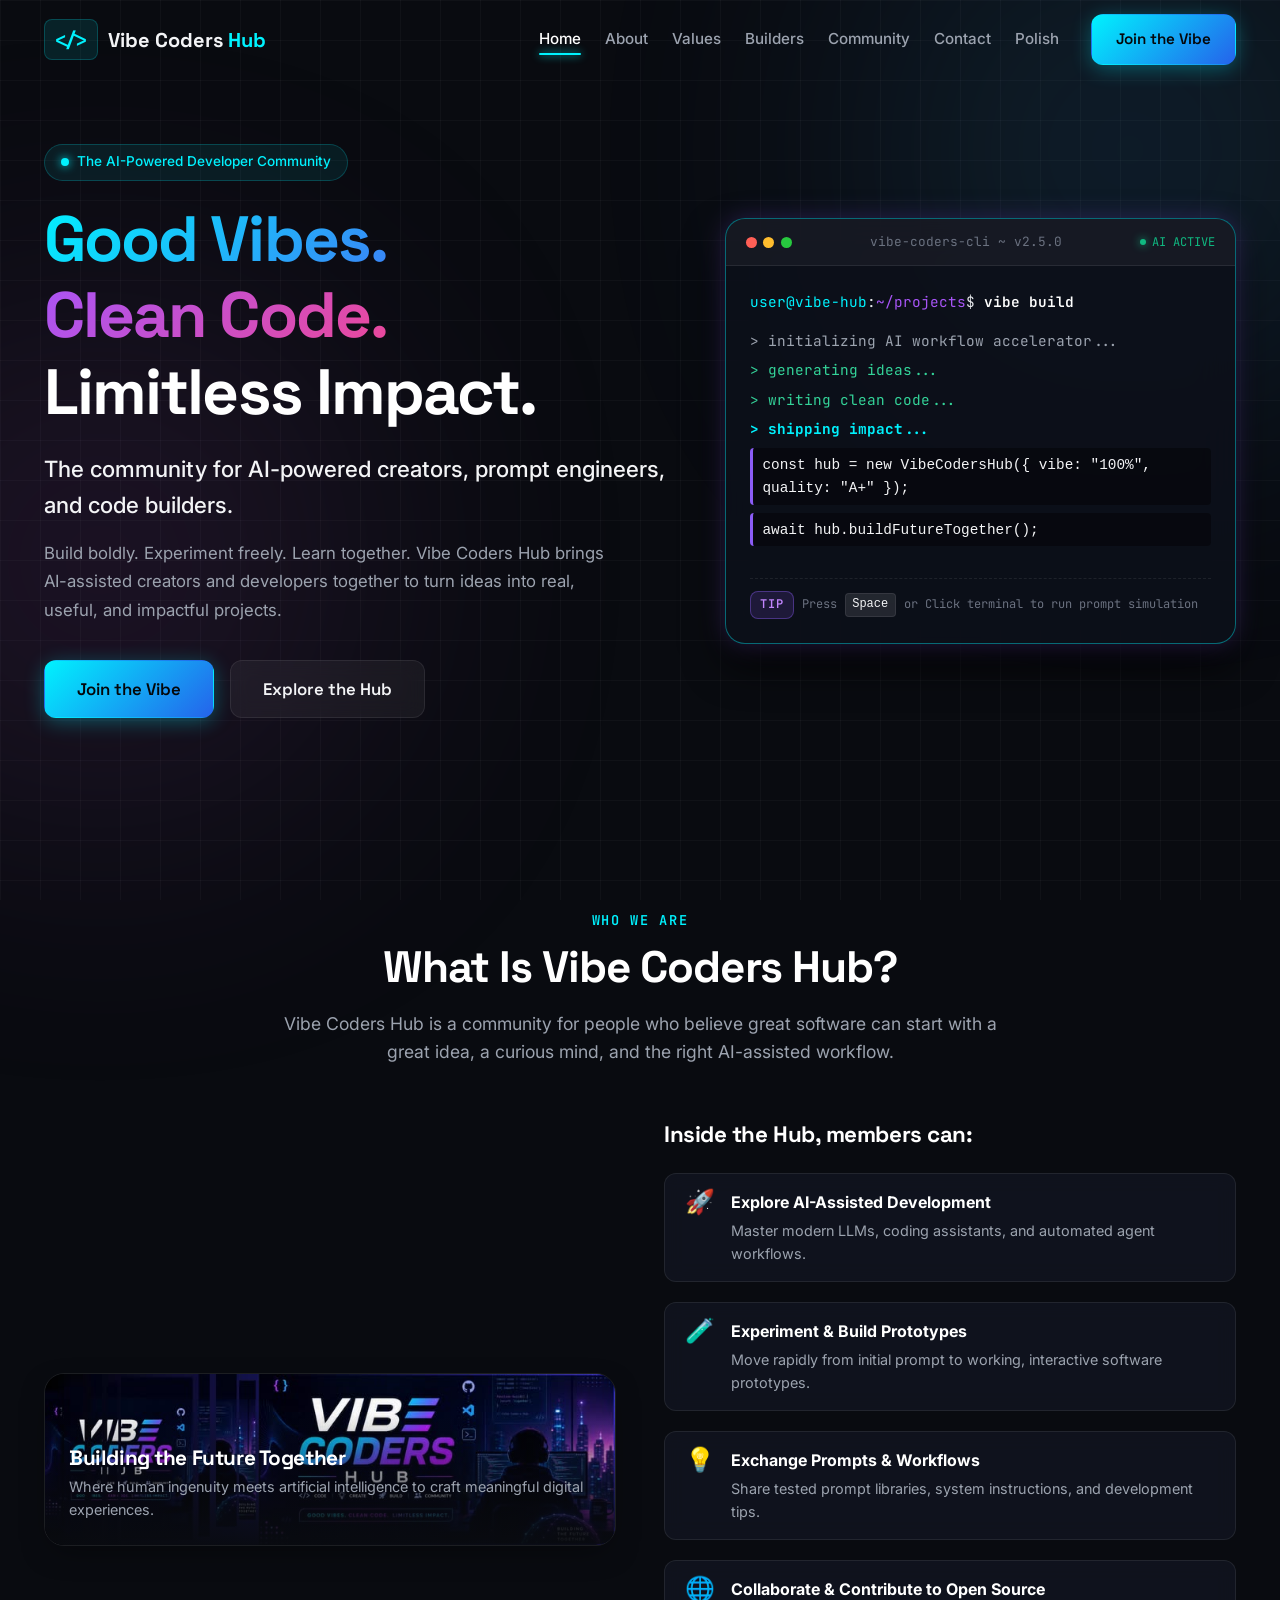
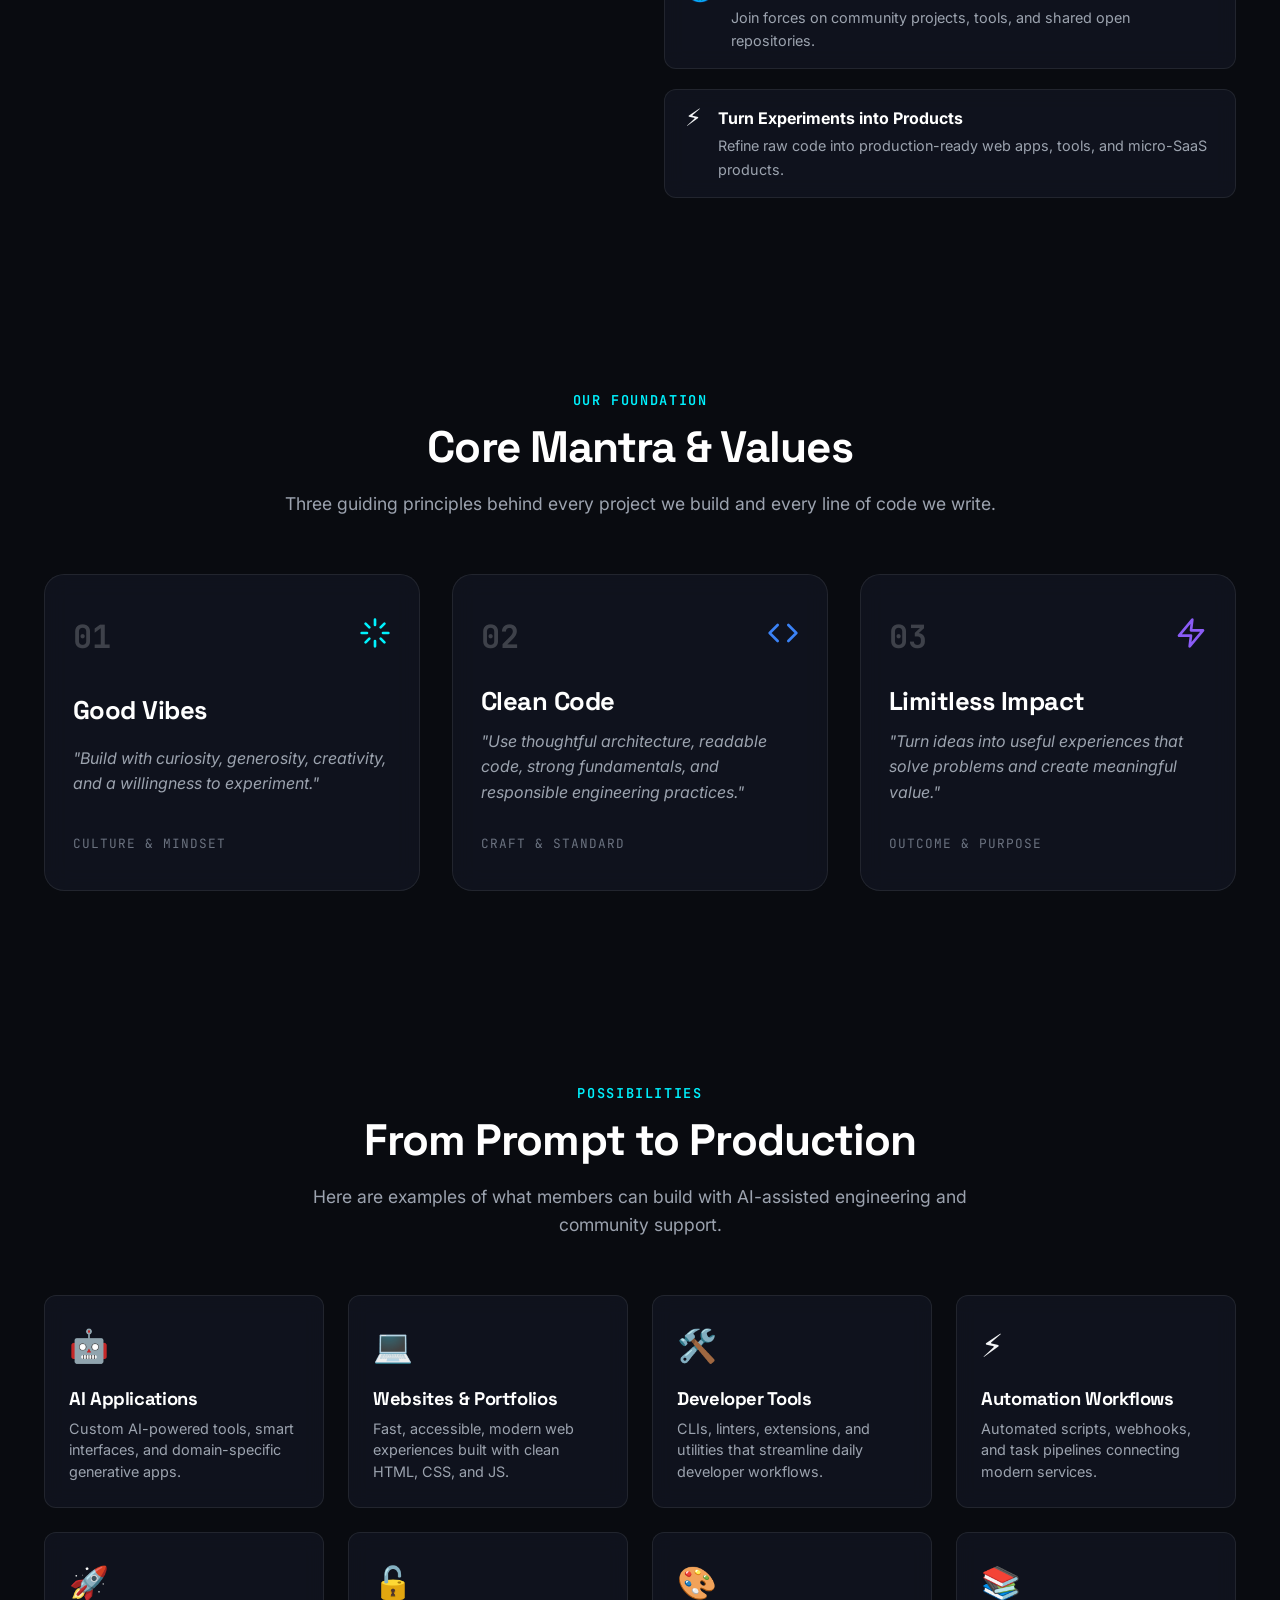
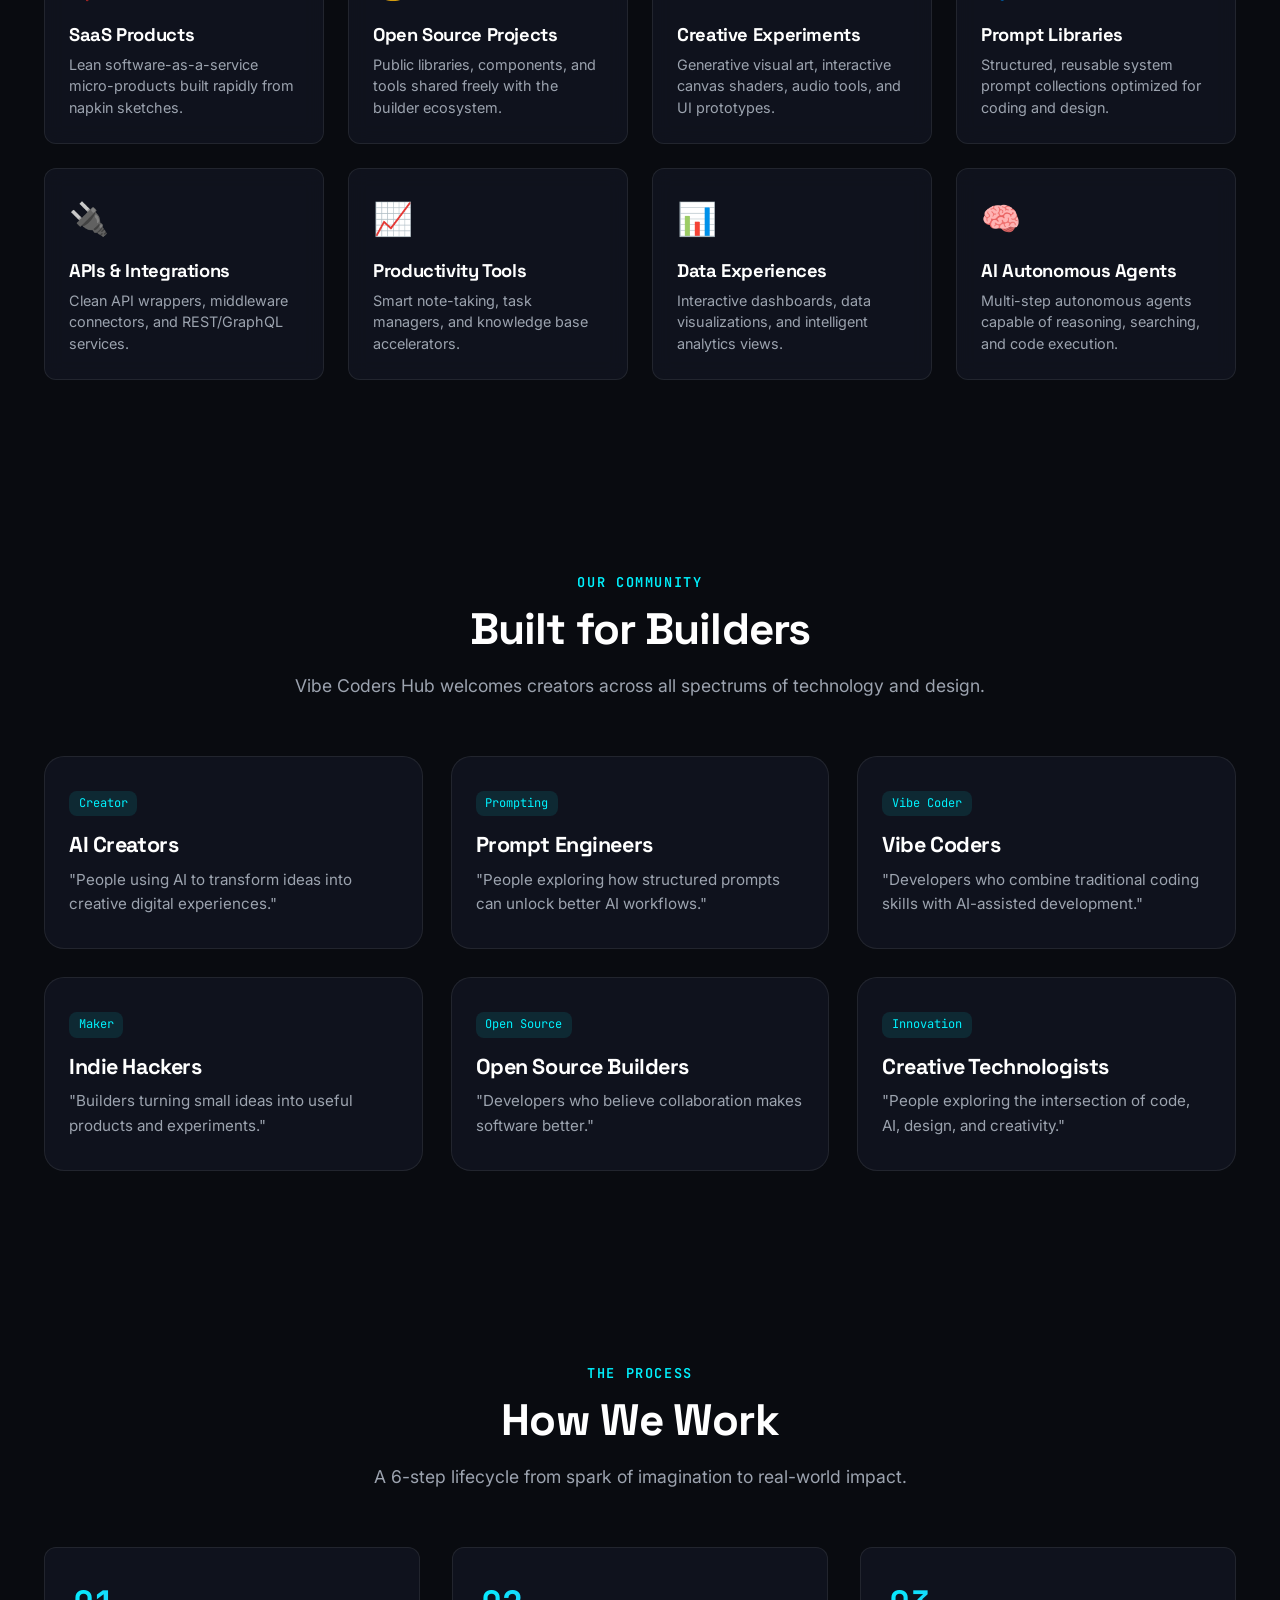
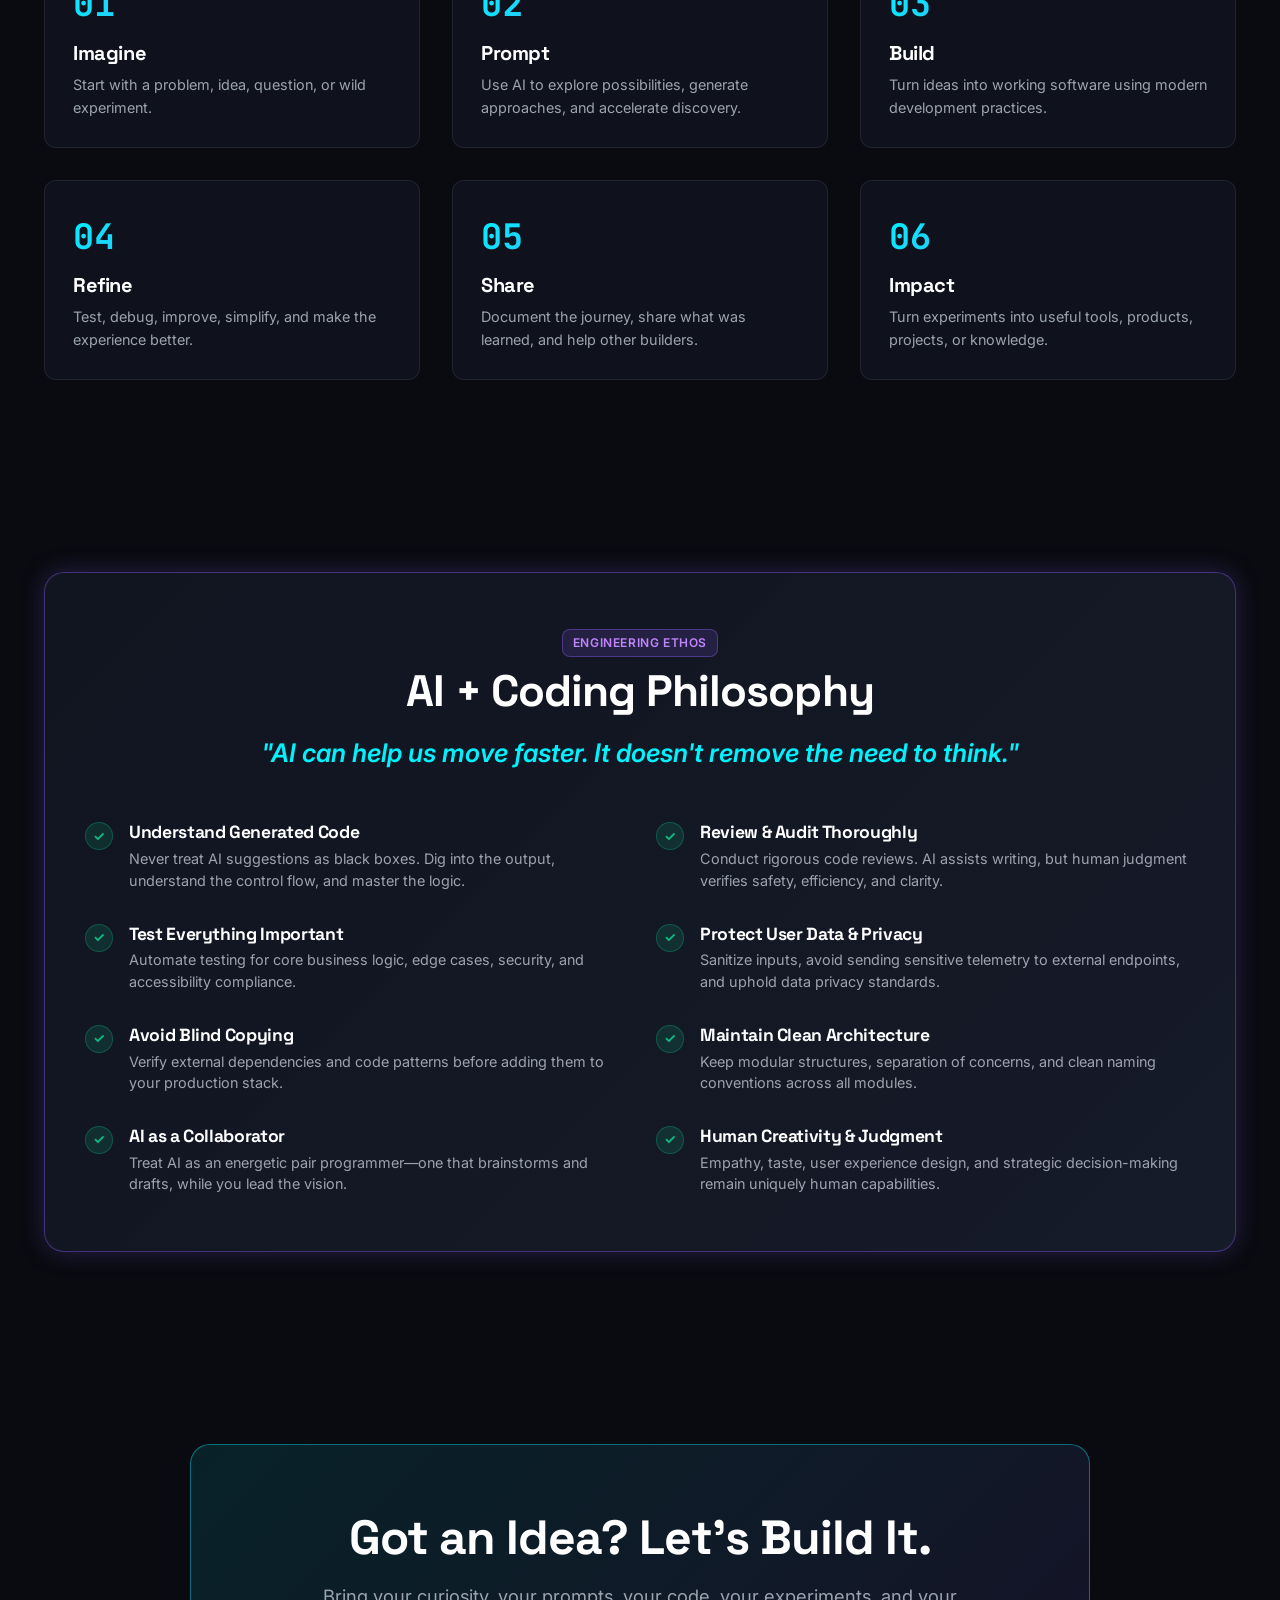
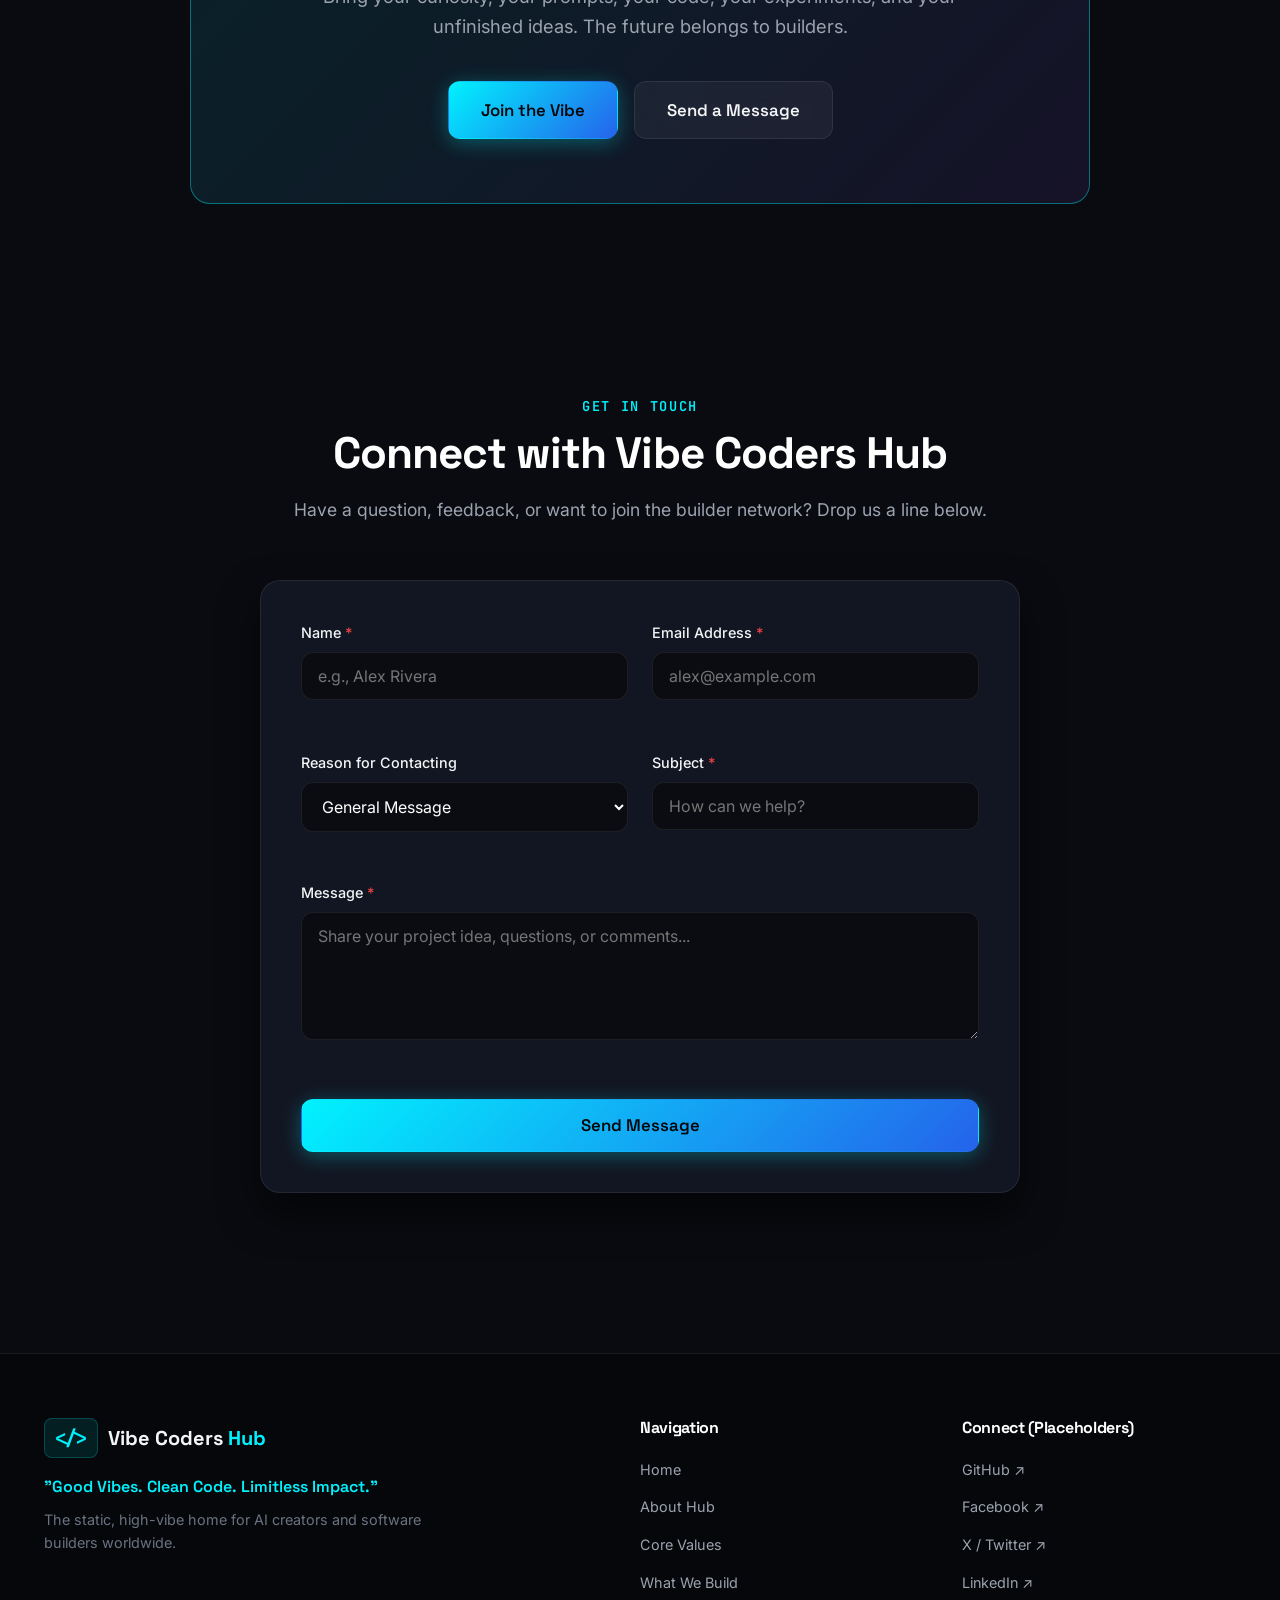
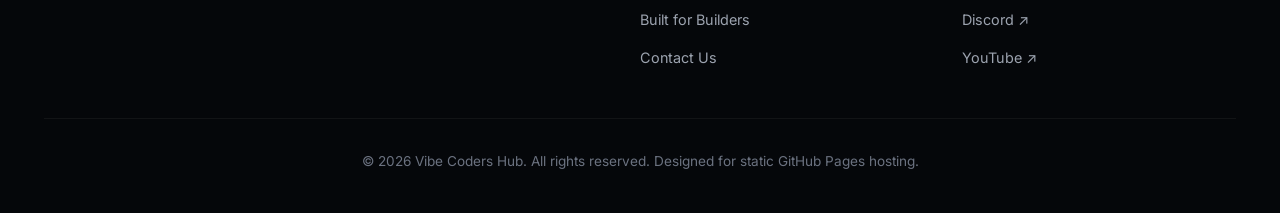
<file: index.html>
<!DOCTYPE html>
<html lang="en">
<head>
  <meta charset="UTF-8">
  <meta name="viewport" content="width=device-width, initial-scale=1.0">

  <!-- Primary Meta Tags -->
  <title>Vibe Coders Hub — Good Vibes. Clean Code. Limitless Impact.</title>
  <meta name="title" content="Vibe Coders Hub — Good Vibes. Clean Code. Limitless Impact.">
  <meta name="description" content="Vibe Coders Hub is a community for AI-powered creators, prompt engineers, and code builders turning ideas into real-world digital projects.">
  <meta name="keywords" content="Vibe Coders Hub, AI developers, prompt engineers, vibe coding, AI creators, software builders, indie hackers, open source">
  <meta name="author" content="Vibe Coders Hub">
  <meta name="theme-color" content="#0d0f17">

  <!-- Canonical URL Placeholder -->
  <link rel="canonical" href="https://yourusername.github.io/vibe-coders-hub/">

  <!-- Open Graph / Facebook -->
  <meta property="og:type" content="website">
  <meta property="og:url" content="https://yourusername.github.io/vibe-coders-hub/">
  <meta property="og:title" content="Vibe Coders Hub — Good Vibes. Clean Code. Limitless Impact.">
  <meta property="og:description" content="Vibe Coders Hub is a community for AI-powered creators, prompt engineers, and code builders turning ideas into real-world digital projects.">
  <meta property="og:image" content="assets/images/coders.jpg">

  <!-- Twitter -->
  <meta property="twitter:card" content="summary_large_image">
  <meta property="twitter:url" content="https://yourusername.github.io/vibe-coders-hub/">
  <meta property="twitter:title" content="Vibe Coders Hub — Good Vibes. Clean Code. Limitless Impact.">
  <meta property="twitter:description" content="Vibe Coders Hub is a community for AI-powered creators, prompt engineers, and code builders turning ideas into real-world digital projects.">
  <meta property="twitter:image" content="assets/images/coders.jpg">

  <!-- Favicon -->
  <link rel="icon" type="image/svg+xml" href="assets/favicon/favicon.svg">

  <!-- Google Fonts: Space Grotesk, Inter, JetBrains Mono -->
  <link rel="preconnect" href="https://fonts.googleapis.com">
  <link rel="preconnect" href="https://fonts.gstatic.com" crossorigin>
  <link href="https://fonts.googleapis.com/css2?family=Inter:wght@300;400;500;600;700&family=JetBrains+Mono:wght@400;500;700&family=Space+Grotesk:wght@500;600;700&display=swap" rel="stylesheet">

  <!-- Main Stylesheet -->
  <link rel="stylesheet" href="css/style.css">
</head>
<body>
  <!-- Dynamic Background Grid & Ambient Glows -->
  <div class="bg-grid-overlay" aria-hidden="true"></div>
  <div class="glow-sphere glow-sphere-1" aria-hidden="true"></div>
  <div class="glow-sphere glow-sphere-2" aria-hidden="true"></div>

  <!-- Header / Navigation -->
  <header class="site-header" id="header">
    <div class="container nav-container">
      <a href="#home" class="brand-logo" aria-label="Vibe Coders Hub Home">
        <span class="logo-symbol">&lt;/&gt;</span>
        <span class="logo-text">Vibe Coders <span class="accent-text">Hub</span></span>
      </a>

      <button class="mobile-menu-toggle" id="menu-toggle" aria-expanded="false" aria-controls="main-nav" aria-label="Toggle navigation menu">
        <span class="hamburger-line"></span>
        <span class="hamburger-line"></span>
        <span class="hamburger-line"></span>
      </button>

      <nav class="main-nav" id="main-nav" aria-label="Main Navigation">
        <ul class="nav-list">
          <li><a href="#home" class="nav-link active">Home</a></li>
          <li><a href="#about" class="nav-link">About</a></li>
          <li><a href="#values" class="nav-link">Values</a></li>
          <li><a href="#builders" class="nav-link">Builders</a></li>
          <li><a href="#community" class="nav-link">Community</a></li>
          <li><a href="#contact" class="nav-link">Contact</a></li>
          <li><a href="vibe-coders-hub-polish.ai/" class="nav-link">Polish</a></li>
        </ul>
        <a href="#contact" class="btn btn-primary nav-cta">Join the Vibe</a>
      </nav>
    </div>
  </header>

  <main>
    <!-- Section 1: Hero -->
    <section class="hero-section" id="home">
      <div class="container hero-container">
        <div class="hero-content">
          <div class="badge-pill">
            <span class="badge-dot"></span>
            <span>The AI-Powered Developer Community</span>
          </div>
          <h1 class="hero-title">
            <span class="gradient-text">Good Vibes.</span><br>
            <span class="gradient-text-alt">Clean Code.</span><br>
            <span class="white-text">Limitless Impact.</span>
          </h1>
          <p class="hero-subheadline">
            The community for AI-powered creators, prompt engineers, and code builders.
          </p>
          <p class="hero-description">
            Build boldly. Experiment freely. Learn together. Vibe Coders Hub brings AI-assisted creators and developers together to turn ideas into real, useful, and impactful projects.
          </p>
          <div class="hero-actions">
            <a href="#contact" class="btn btn-primary btn-lg">Join the Vibe</a>
            <a href="#about" class="btn btn-secondary btn-lg">Explore the Hub</a>
          </div>
        </div>

        <div class="hero-visual">
          <div class="terminal-window" id="terminal-window">
            <div class="terminal-header">
              <div class="terminal-dots">
                <span class="dot dot-red"></span>
                <span class="dot dot-yellow"></span>
                <span class="dot dot-green"></span>
              </div>
              <div class="terminal-title">vibe-coders-cli ~ v2.5.0</div>
              <div class="terminal-status"><span class="pulse-icon"></span> AI ACTIVE</div>
            </div>
            <div class="terminal-body">
              <div class="terminal-line"><span class="prompt-user">user@vibe-hub</span>:<span class="prompt-path">~/projects</span>$ <span class="command-text" id="typed-command">vibe build</span></div>
              <div class="terminal-output" id="terminal-output">
                <p class="out-info">&gt; initializing AI workflow accelerator...</p>
                <p class="out-success">&gt; generating ideas...</p>
                <p class="out-success">&gt; writing clean code...</p>
                <p class="out-highlight">&gt; shipping impact...</p>
                <p class="out-code"><code>const hub = new VibeCodersHub({ vibe: "100%", quality: "A+" });</code></p>
                <p class="out-code"><code>await hub.buildFutureTogether();</code></p>
              </div>
              <div class="terminal-interactive-note">
                <span class="badge-tag">Tip</span> Press <kbd class="kbd">Space</kbd> or Click terminal to run prompt simulation
              </div>
            </div>
          </div>
        </div>
      </div>
    </section>

    <!-- Section 2: About / What Is Vibe Coders Hub? -->
    <section class="section about-section" id="about">
      <div class="container">
        <div class="section-header text-center">
          <span class="section-subtitle">WHO WE ARE</span>
          <h2 class="section-title">What Is Vibe Coders Hub?</h2>
          <p class="section-lead">
            Vibe Coders Hub is a community for people who believe great software can start with a great idea, a curious mind, and the right AI-assisted workflow.
          </p>
        </div>

        <div class="about-grid">
          <div class="about-banner-card">
            <img src="assets/images/coders.jpg" alt="Vibe Coders Hub community members building AI software together" class="about-image" loading="lazy">
            <div class="about-overlay-text">
              <h3>Building the Future Together</h3>
              <p>Where human ingenuity meets artificial intelligence to craft meaningful digital experiences.</p>
            </div>
          </div>

          <div class="about-features">
            <h3 class="about-features-title">Inside the Hub, members can:</h3>
            <ul class="features-list">
              <li class="feature-item">
                <span class="feature-icon" aria-hidden="true">🚀</span>
                <div>
                  <strong>Explore AI-Assisted Development</strong>
                  <p>Master modern LLMs, coding assistants, and automated agent workflows.</p>
                </div>
              </li>
              <li class="feature-item">
                <span class="feature-icon" aria-hidden="true">🧪</span>
                <div>
                  <strong>Experiment & Build Prototypes</strong>
                  <p>Move rapidly from initial prompt to working, interactive software prototypes.</p>
                </div>
              </li>
              <li class="feature-item">
                <span class="feature-icon" aria-hidden="true">💡</span>
                <div>
                  <strong>Exchange Prompts & Workflows</strong>
                  <p>Share tested prompt libraries, system instructions, and development tips.</p>
                </div>
              </li>
              <li class="feature-item">
                <span class="feature-icon" aria-hidden="true">🌐</span>
                <div>
                  <strong>Collaborate & Contribute to Open Source</strong>
                  <p>Join forces on community projects, tools, and shared open repositories.</p>
                </div>
              </li>
              <li class="feature-item">
                <span class="feature-icon" aria-hidden="true">⚡</span>
                <div>
                  <strong>Turn Experiments into Products</strong>
                  <p>Refine raw code into production-ready web apps, tools, and micro-SaaS products.</p>
                </div>
              </li>
            </ul>
          </div>
        </div>
      </div>
    </section>

    <!-- Section 3: Core Values -->
    <section class="section values-section" id="values">
      <div class="container">
        <div class="section-header text-center">
          <span class="section-subtitle">OUR FOUNDATION</span>
          <h2 class="section-title">Core Mantra & Values</h2>
          <p class="section-lead">Three guiding principles behind every project we build and every line of code we write.</p>
        </div>

        <div class="values-grid">
          <!-- Value 1: Good Vibes -->
          <div class="value-card value-vibes">
            <div class="value-card-header">
              <span class="value-number">01</span>
              <div class="value-icon-wrapper">
                <svg width="32" height="32" viewBox="0 0 24 24" fill="none" stroke="currentColor" stroke-width="2" stroke-linecap="round" stroke-linejoin="round" aria-hidden="true"><path d="M12 2v4M12 18v4M4.93 4.93l2.83 2.83M16.24 16.24l2.83 2.83M2 12h4M18 12h4M4.93 19.07l2.83-2.83M16.24 7.76l2.83-2.83"/></svg>
              </div>
            </div>
            <h3 class="value-title">Good Vibes</h3>
            <p class="value-description">
              "Build with curiosity, generosity, creativity, and a willingness to experiment."
            </p>
            <div class="value-tag">Culture & Mindset</div>
          </div>

          <!-- Value 2: Clean Code -->
          <div class="value-card value-code">
            <div class="value-card-header">
              <span class="value-number">02</span>
              <div class="value-icon-wrapper">
                <svg width="32" height="32" viewBox="0 0 24 24" fill="none" stroke="currentColor" stroke-width="2" stroke-linecap="round" stroke-linejoin="round" aria-hidden="true"><polyline points="16 18 22 12 16 6"/><polyline points="8 6 2 12 8 18"/></svg>
              </div>
            </div>
            <h3 class="value-title">Clean Code</h3>
            <p class="value-description">
              "Use thoughtful architecture, readable code, strong fundamentals, and responsible engineering practices."
            </p>
            <div class="value-tag">Craft & Standard</div>
          </div>

          <!-- Value 3: Limitless Impact -->
          <div class="value-card value-impact">
            <div class="value-card-header">
              <span class="value-number">03</span>
              <div class="value-icon-wrapper">
                <svg width="32" height="32" viewBox="0 0 24 24" fill="none" stroke="currentColor" stroke-width="2" stroke-linecap="round" stroke-linejoin="round" aria-hidden="true"><polygon points="13 2 3 14 12 14 11 22 21 10 12 10 13 2"/></svg>
              </div>
            </div>
            <h3 class="value-title">Limitless Impact</h3>
            <p class="value-description">
              "Turn ideas into useful experiences that solve problems and create meaningful value."
            </p>
            <div class="value-tag">Outcome & Purpose</div>
          </div>
        </div>
      </div>
    </section>

    <!-- Section 4: What We Build -->
    <section class="section build-section" id="what-we-build">
      <div class="container">
        <div class="section-header text-center">
          <span class="section-subtitle">POSSIBILITIES</span>
          <h2 class="section-title">From Prompt to Production</h2>
          <p class="section-lead">Here are examples of what members can build with AI-assisted engineering and community support.</p>
        </div>

        <div class="build-grid">
          <div class="build-card">
            <span class="build-icon">🤖</span>
            <h3 class="build-title">AI Applications</h3>
            <p class="build-desc">Custom AI-powered tools, smart interfaces, and domain-specific generative apps.</p>
          </div>

          <div class="build-card">
            <span class="build-icon">💻</span>
            <h3 class="build-title">Websites & Portfolios</h3>
            <p class="build-desc">Fast, accessible, modern web experiences built with clean HTML, CSS, and JS.</p>
          </div>

          <div class="build-card">
            <span class="build-icon">🛠️</span>
            <h3 class="build-title">Developer Tools</h3>
            <p class="build-desc">CLIs, linters, extensions, and utilities that streamline daily developer workflows.</p>
          </div>

          <div class="build-card">
            <span class="build-icon">⚡</span>
            <h3 class="build-title">Automation Workflows</h3>
            <p class="build-desc">Automated scripts, webhooks, and task pipelines connecting modern services.</p>
          </div>

          <div class="build-card">
            <span class="build-icon">🚀</span>
            <h3 class="build-title">SaaS Products</h3>
            <p class="build-desc">Lean software-as-a-service micro-products built rapidly from napkin sketches.</p>
          </div>

          <div class="build-card">
            <span class="build-icon">🔓</span>
            <h3 class="build-title">Open Source Projects</h3>
            <p class="build-desc">Public libraries, components, and tools shared freely with the builder ecosystem.</p>
          </div>

          <div class="build-card">
            <span class="build-icon">🎨</span>
            <h3 class="build-title">Creative Experiments</h3>
            <p class="build-desc">Generative visual art, interactive canvas shaders, audio tools, and UI prototypes.</p>
          </div>

          <div class="build-card">
            <span class="build-icon">📚</span>
            <h3 class="build-title">Prompt Libraries</h3>
            <p class="build-desc">Structured, reusable system prompt collections optimized for coding and design.</p>
          </div>

          <div class="build-card">
            <span class="build-icon">🔌</span>
            <h3 class="build-title">APIs & Integrations</h3>
            <p class="build-desc">Clean API wrappers, middleware connectors, and REST/GraphQL services.</p>
          </div>

          <div class="build-card">
            <span class="build-icon">📈</span>
            <h3 class="build-title">Productivity Tools</h3>
            <p class="build-desc">Smart note-taking, task managers, and knowledge base accelerators.</p>
          </div>

          <div class="build-card">
            <span class="build-icon">📊</span>
            <h3 class="build-title">Data Experiences</h3>
            <p class="build-desc">Interactive dashboards, data visualizations, and intelligent analytics views.</p>
          </div>

          <div class="build-card">
            <span class="build-icon">🧠</span>
            <h3 class="build-title">AI Autonomous Agents</h3>
            <p class="build-desc">Multi-step autonomous agents capable of reasoning, searching, and code execution.</p>
          </div>
        </div>
      </div>
    </section>

    <!-- Section 5: Who Is It For? / Community Personas -->
    <section class="section personas-section" id="builders">
      <div class="container">
        <div class="section-header text-center">
          <span class="section-subtitle">OUR COMMUNITY</span>
          <h2 class="section-title">Built for Builders</h2>
          <p class="section-lead">Vibe Coders Hub welcomes creators across all spectrums of technology and design.</p>
        </div>

        <div class="personas-grid">
          <div class="persona-card">
            <div class="persona-badge">Creator</div>
            <h3 class="persona-title">AI Creators</h3>
            <p class="persona-desc">"People using AI to transform ideas into creative digital experiences."</p>
          </div>

          <div class="persona-card">
            <div class="persona-badge">Prompting</div>
            <h3 class="persona-title">Prompt Engineers</h3>
            <p class="persona-desc">"People exploring how structured prompts can unlock better AI workflows."</p>
          </div>

          <div class="persona-card">
            <div class="persona-badge">Vibe Coder</div>
            <h3 class="persona-title">Vibe Coders</h3>
            <p class="persona-desc">"Developers who combine traditional coding skills with AI-assisted development."</p>
          </div>

          <div class="persona-card">
            <div class="persona-badge">Maker</div>
            <h3 class="persona-title">Indie Hackers</h3>
            <p class="persona-desc">"Builders turning small ideas into useful products and experiments."</p>
          </div>

          <div class="persona-card">
            <div class="persona-badge">Open Source</div>
            <h3 class="persona-title">Open Source Builders</h3>
            <p class="persona-desc">"Developers who believe collaboration makes software better."</p>
          </div>

          <div class="persona-card">
            <div class="persona-badge">Innovation</div>
            <h3 class="persona-title">Creative Technologists</h3>
            <p class="persona-desc">"People exploring the intersection of code, AI, design, and creativity."</p>
          </div>
        </div>
      </div>
    </section>

    <!-- Section 6: How We Work / Workflow -->
    <section class="section workflow-section" id="workflow">
      <div class="container">
        <div class="section-header text-center">
          <span class="section-subtitle">THE PROCESS</span>
          <h2 class="section-title">How We Work</h2>
          <p class="section-lead">A 6-step lifecycle from spark of imagination to real-world impact.</p>
        </div>

        <div class="workflow-timeline">
          <div class="workflow-step">
            <div class="step-num">01</div>
            <div class="step-content">
              <h3 class="step-title">Imagine</h3>
              <p class="step-desc">Start with a problem, idea, question, or wild experiment.</p>
            </div>
          </div>

          <div class="workflow-step">
            <div class="step-num">02</div>
            <div class="step-content">
              <h3 class="step-title">Prompt</h3>
              <p class="step-desc">Use AI to explore possibilities, generate approaches, and accelerate discovery.</p>
            </div>
          </div>

          <div class="workflow-step">
            <div class="step-num">03</div>
            <div class="step-content">
              <h3 class="step-title">Build</h3>
              <p class="step-desc">Turn ideas into working software using modern development practices.</p>
            </div>
          </div>

          <div class="workflow-step">
            <div class="step-num">04</div>
            <div class="step-content">
              <h3 class="step-title">Refine</h3>
              <p class="step-desc">Test, debug, improve, simplify, and make the experience better.</p>
            </div>
          </div>

          <div class="workflow-step">
            <div class="step-num">05</div>
            <div class="step-content">
              <h3 class="step-title">Share</h3>
              <p class="step-desc">Document the journey, share what was learned, and help other builders.</p>
            </div>
          </div>

          <div class="workflow-step">
            <div class="step-num">06</div>
            <div class="step-content">
              <h3 class="step-title">Impact</h3>
              <p class="step-desc">Turn experiments into useful tools, products, projects, or knowledge.</p>
            </div>
          </div>
        </div>
      </div>
    </section>

    <!-- Section 7: AI + Coding Philosophy -->
    <section class="section philosophy-section" id="philosophy">
      <div class="container">
        <div class="philosophy-box">
          <div class="philosophy-header text-center">
            <span class="badge-tag">ENGINEERING ETHOS</span>
            <h2 class="section-title mt-2">AI + Coding Philosophy</h2>
            <p class="philosophy-quote">"AI can help us move faster. It doesn't remove the need to think."</p>
          </div>

          <div class="philosophy-principles-grid">
            <div class="principle-item">
              <span class="principle-check">✓</span>
              <div>
                <h4>Understand Generated Code</h4>
                <p>Never treat AI suggestions as black boxes. Dig into the output, understand the control flow, and master the logic.</p>
              </div>
            </div>

            <div class="principle-item">
              <span class="principle-check">✓</span>
              <div>
                <h4>Review & Audit Thoroughly</h4>
                <p>Conduct rigorous code reviews. AI assists writing, but human judgment verifies safety, efficiency, and clarity.</p>
              </div>
            </div>

            <div class="principle-item">
              <span class="principle-check">✓</span>
              <div>
                <h4>Test Everything Important</h4>
                <p>Automate testing for core business logic, edge cases, security, and accessibility compliance.</p>
              </div>
            </div>

            <div class="principle-item">
              <span class="principle-check">✓</span>
              <div>
                <h4>Protect User Data & Privacy</h4>
                <p>Sanitize inputs, avoid sending sensitive telemetry to external endpoints, and uphold data privacy standards.</p>
              </div>
            </div>

            <div class="principle-item">
              <span class="principle-check">✓</span>
              <div>
                <h4>Avoid Blind Copying</h4>
                <p>Verify external dependencies and code patterns before adding them to your production stack.</p>
              </div>
            </div>

            <div class="principle-item">
              <span class="principle-check">✓</span>
              <div>
                <h4>Maintain Clean Architecture</h4>
                <p>Keep modular structures, separation of concerns, and clean naming conventions across all modules.</p>
              </div>
            </div>

            <div class="principle-item">
              <span class="principle-check">✓</span>
              <div>
                <h4>AI as a Collaborator</h4>
                <p>Treat AI as an energetic pair programmer—one that brainstorms and drafts, while you lead the vision.</p>
              </div>
            </div>

            <div class="principle-item">
              <span class="principle-check">✓</span>
              <div>
                <h4>Human Creativity & Judgment</h4>
                <p>Empathy, taste, user experience design, and strategic decision-making remain uniquely human capabilities.</p>
              </div>
            </div>
          </div>
        </div>
      </div>
    </section>

    <!-- Section 8: Community CTA -->
    <section class="section community-cta-section" id="community">
      <div class="container text-center">
        <div class="community-cta-card">
          <h2 class="cta-title">Got an Idea? Let's Build It.</h2>
          <p class="cta-lead">
            Bring your curiosity, your prompts, your code, your experiments, and your unfinished ideas. The future belongs to builders.
          </p>
          <div class="cta-buttons">
            <a href="#contact" class="btn btn-primary btn-lg">Join the Vibe</a>
            <a href="#contact" class="btn btn-secondary btn-lg">Send a Message</a>
          </div>
        </div>
      </div>
    </section>

    <!-- Section 9: Contact / Message Form -->
    <section class="section contact-section" id="contact">
      <div class="container">
        <div class="section-header text-center">
          <span class="section-subtitle">GET IN TOUCH</span>
          <h2 class="section-title">Connect with Vibe Coders Hub</h2>
          <p class="section-lead">Have a question, feedback, or want to join the builder network? Drop us a line below.</p>
        </div>

        <div class="contact-card-wrapper">
          <form class="contact-form" id="contact-form" action="https://formspree.io/f/xeaoeenj" method="POST" novalidate>
            <!-- Formspree Spam Protection Honeypot -->
            <input type="text" name="_gotcha" tabindex="-1" autocomplete="off" class="honeypot-field" aria-hidden="true">

            <div class="form-grid">
              <div class="form-group">
                <label for="name" class="form-label">Name <span class="required-star">*</span></label>
                <input type="text" id="name" name="name" class="form-input" placeholder="e.g., Alex Rivera" required aria-required="true">
                <span class="error-msg" id="name-error" aria-live="polite"></span>
              </div>

              <div class="form-group">
                <label for="email" class="form-label">Email Address <span class="required-star">*</span></label>
                <input type="email" id="email" name="email" class="form-input" placeholder="alex@example.com" required aria-required="true">
                <span class="error-msg" id="email-error" aria-live="polite"></span>
              </div>
            </div>

            <div class="form-grid">
              <div class="form-group">
                <label for="reason" class="form-label">Reason for Contacting</label>
                <select id="reason" name="reason" class="form-select">
                  <option value="General Message" selected>General Message</option>
                  <option value="Community">Community Inquiry</option>
                  <option value="Collaboration">Collaboration</option>
                  <option value="Project">Project Idea / Feedback</option>
                  <option value="Partnership">Partnership</option>
                  <option value="Other">Other</option>
                </select>
              </div>

              <div class="form-group">
                <label for="subject" class="form-label">Subject <span class="required-star">*</span></label>
                <input type="text" id="subject" name="subject" class="form-input" placeholder="How can we help?" required aria-required="true">
                <span class="error-msg" id="subject-error" aria-live="polite"></span>
              </div>
            </div>

            <div class="form-group">
              <label for="message" class="form-label">Message <span class="required-star">*</span></label>
              <textarea id="message" name="message" rows="5" class="form-textarea" placeholder="Share your project idea, questions, or comments..." required aria-required="true"></textarea>
              <span class="error-msg" id="message-error" aria-live="polite"></span>
            </div>

            <div class="form-submit-row">
              <button type="submit" class="btn btn-primary btn-lg btn-block" id="submit-btn">
                <span class="btn-text">Send Message</span>
                <span class="spinner" aria-hidden="true"></span>
              </button>
            </div>

            <!-- Form Status Alerts -->
            <div class="form-status form-status-success" id="form-success" role="alert" style="display: none;">
              <svg width="24" height="24" viewBox="0 0 24 24" fill="none" stroke="currentColor" stroke-width="2" class="status-icon"><path d="M22 11.08V12a10 10 0 1 1-5.93-9.14"/><polyline points="22 4 12 14.01 9 11.01"/></svg>
              <span>Message received! Thanks for reaching out — we'll be in touch soon.</span>
            </div>

            <div class="form-status form-status-error" id="form-error" role="alert" style="display: none;">
              <svg width="24" height="24" viewBox="0 0 24 24" fill="none" stroke="currentColor" stroke-width="2" class="status-icon"><circle cx="12" cy="12" r="10"/><line x1="12" y1="8" x2="12" y2="12"/><line x1="12" y1="16" x2="12.01" y2="16"/></svg>
              <span id="form-error-text">Unable to send message right now. Please check your network connection or try again.</span>
            </div>
          </form>
        </div>
      </div>
    </section>
  </main>

  <!-- Footer -->
  <footer class="site-footer">
    <div class="container">
      <div class="footer-top">
        <div class="footer-brand">
          <a href="#home" class="brand-logo" aria-label="Vibe Coders Hub Home">
            <span class="logo-symbol">&lt;/&gt;</span>
            <span class="logo-text">Vibe Coders <span class="accent-text">Hub</span></span>
          </a>
          <p class="footer-tagline">"Good Vibes. Clean Code. Limitless Impact."</p>
          <p class="footer-subtext">The static, high-vibe home for AI creators and software builders worldwide.</p>
        </div>

        <div class="footer-links-group">
          <h4 class="footer-heading">Navigation</h4>
          <ul class="footer-links">
            <li><a href="#home">Home</a></li>
            <li><a href="#about">About Hub</a></li>
            <li><a href="#values">Core Values</a></li>
            <li><a href="#what-we-build">What We Build</a></li>
            <li><a href="#builders">Built for Builders</a></li>
            <li><a href="#contact">Contact Us</a></li>
          </ul>
        </div>

        <div class="footer-links-group">
          <h4 class="footer-heading">Connect (Placeholders)</h4>
          <ul class="footer-links">
            <li><a href="https://github.com/joemrnice/vibe-coders-hub.ai" target="_blank" rel="noopener noreferrer">GitHub ↗</a></li>
            <li><a href="https://www.facebook.com/groups/1379652757208864" target="_blank" rel="noopener noreferrer">Facebook ↗</a></li>
            <li><a href="https://x.com" target="_blank" rel="noopener noreferrer">X / Twitter ↗</a></li>
            <li><a href="https://www.linkedin.com/groups/42832062" target="_blank" rel="noopener noreferrer">LinkedIn ↗</a></li>
            <li><a href="https://discord.gg/YvepMUQZ4" target="_blank" rel="noopener noreferrer">Discord ↗</a></li>
            <li><a href="https://youtube.com" target="_blank" rel="noopener noreferrer">YouTube ↗</a></li>
          </ul>
        </div>
      </div>

      <div class="footer-bottom text-center">
        <p>&copy; <span id="current-year">2025</span> Vibe Coders Hub. All rights reserved. Designed for static GitHub Pages hosting.</p>
      </div>
    </div>
  </footer>

  <!-- Main JavaScript File -->
  <script src="js/script.js" defer></script>
</body>
</html>
</file>
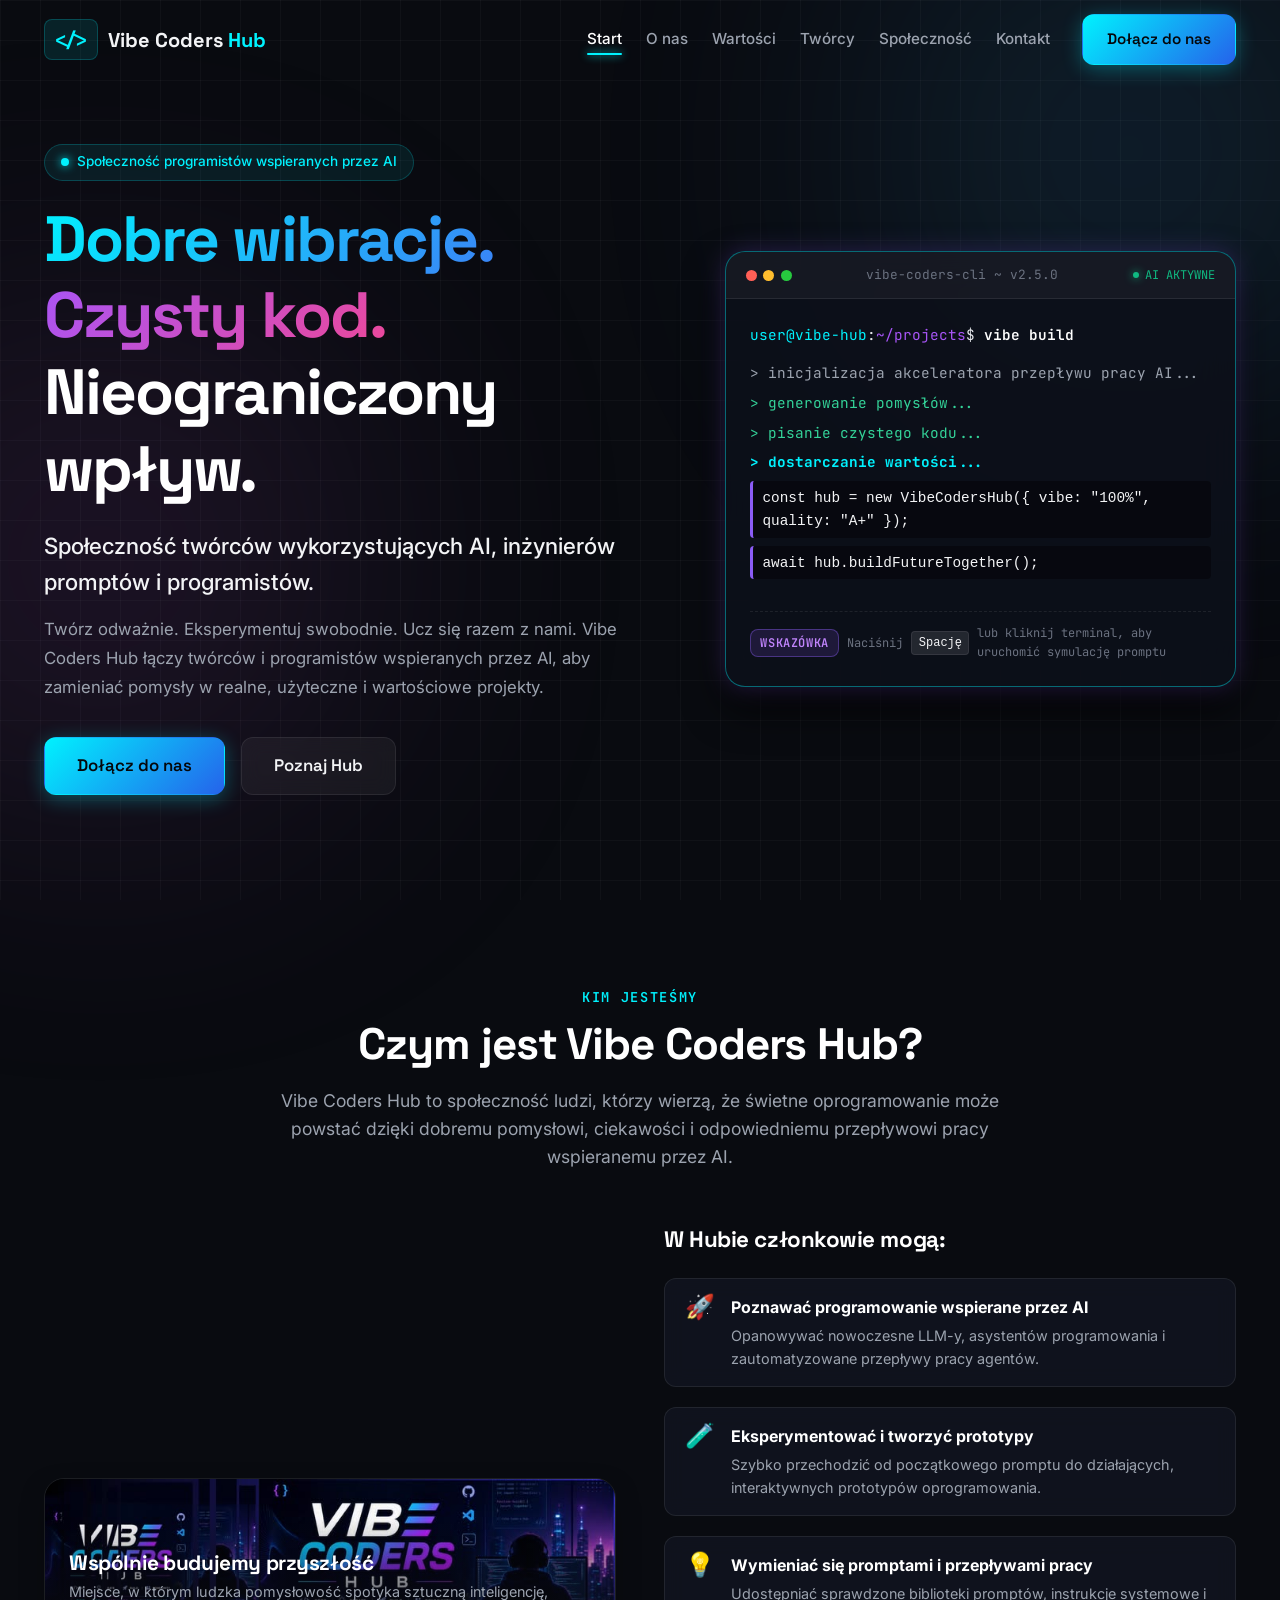
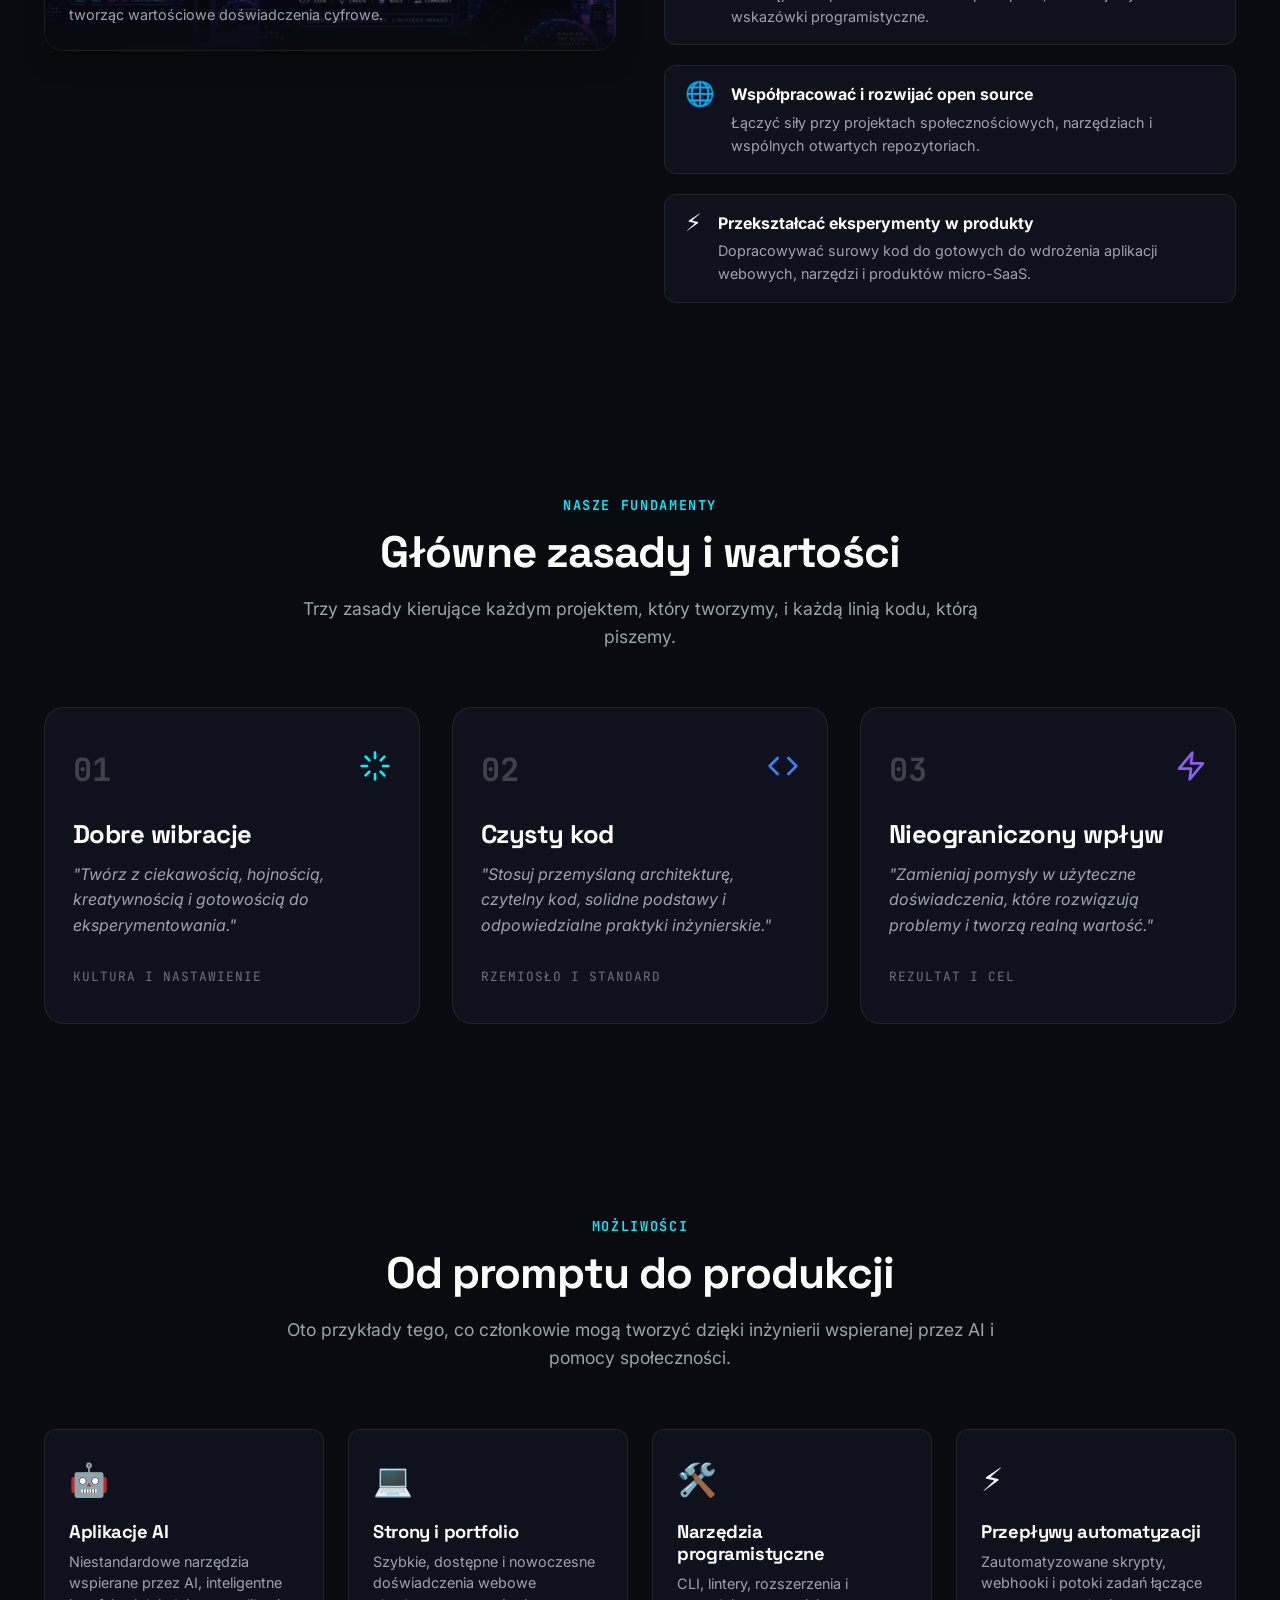
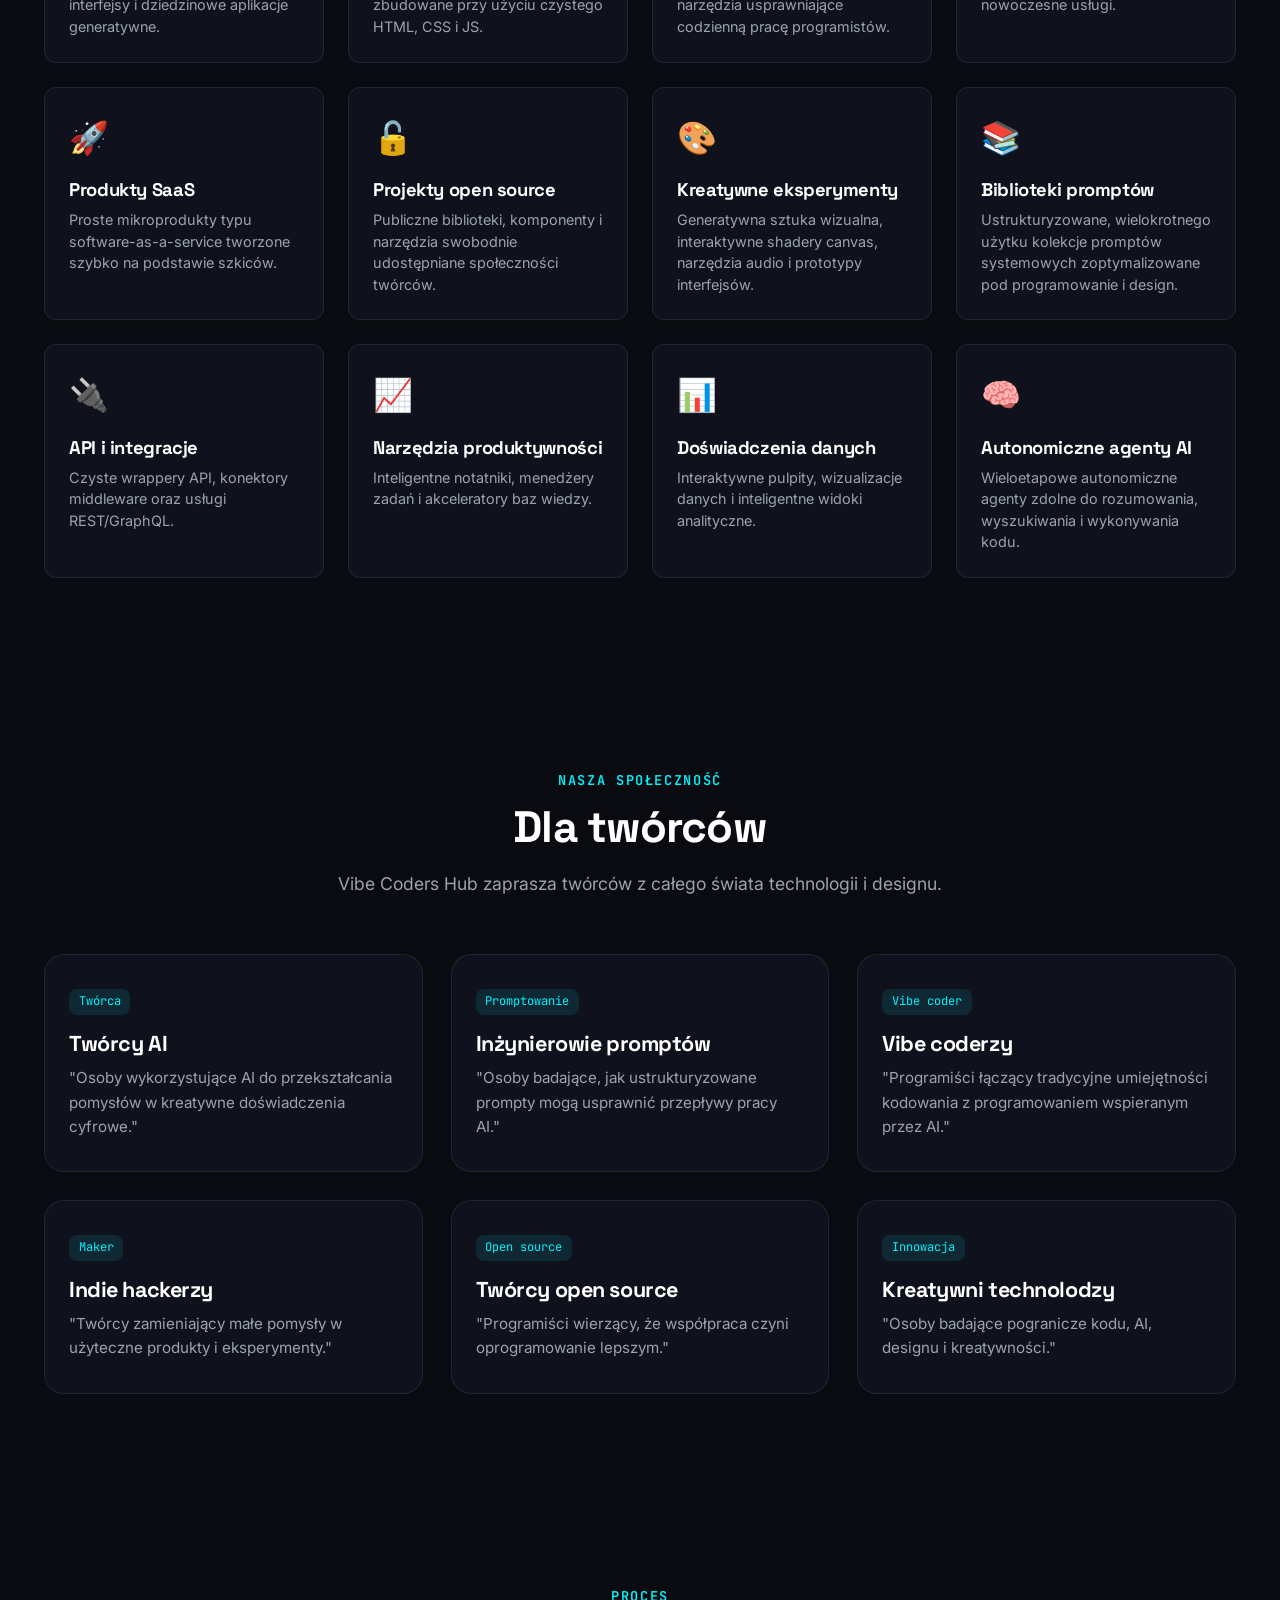
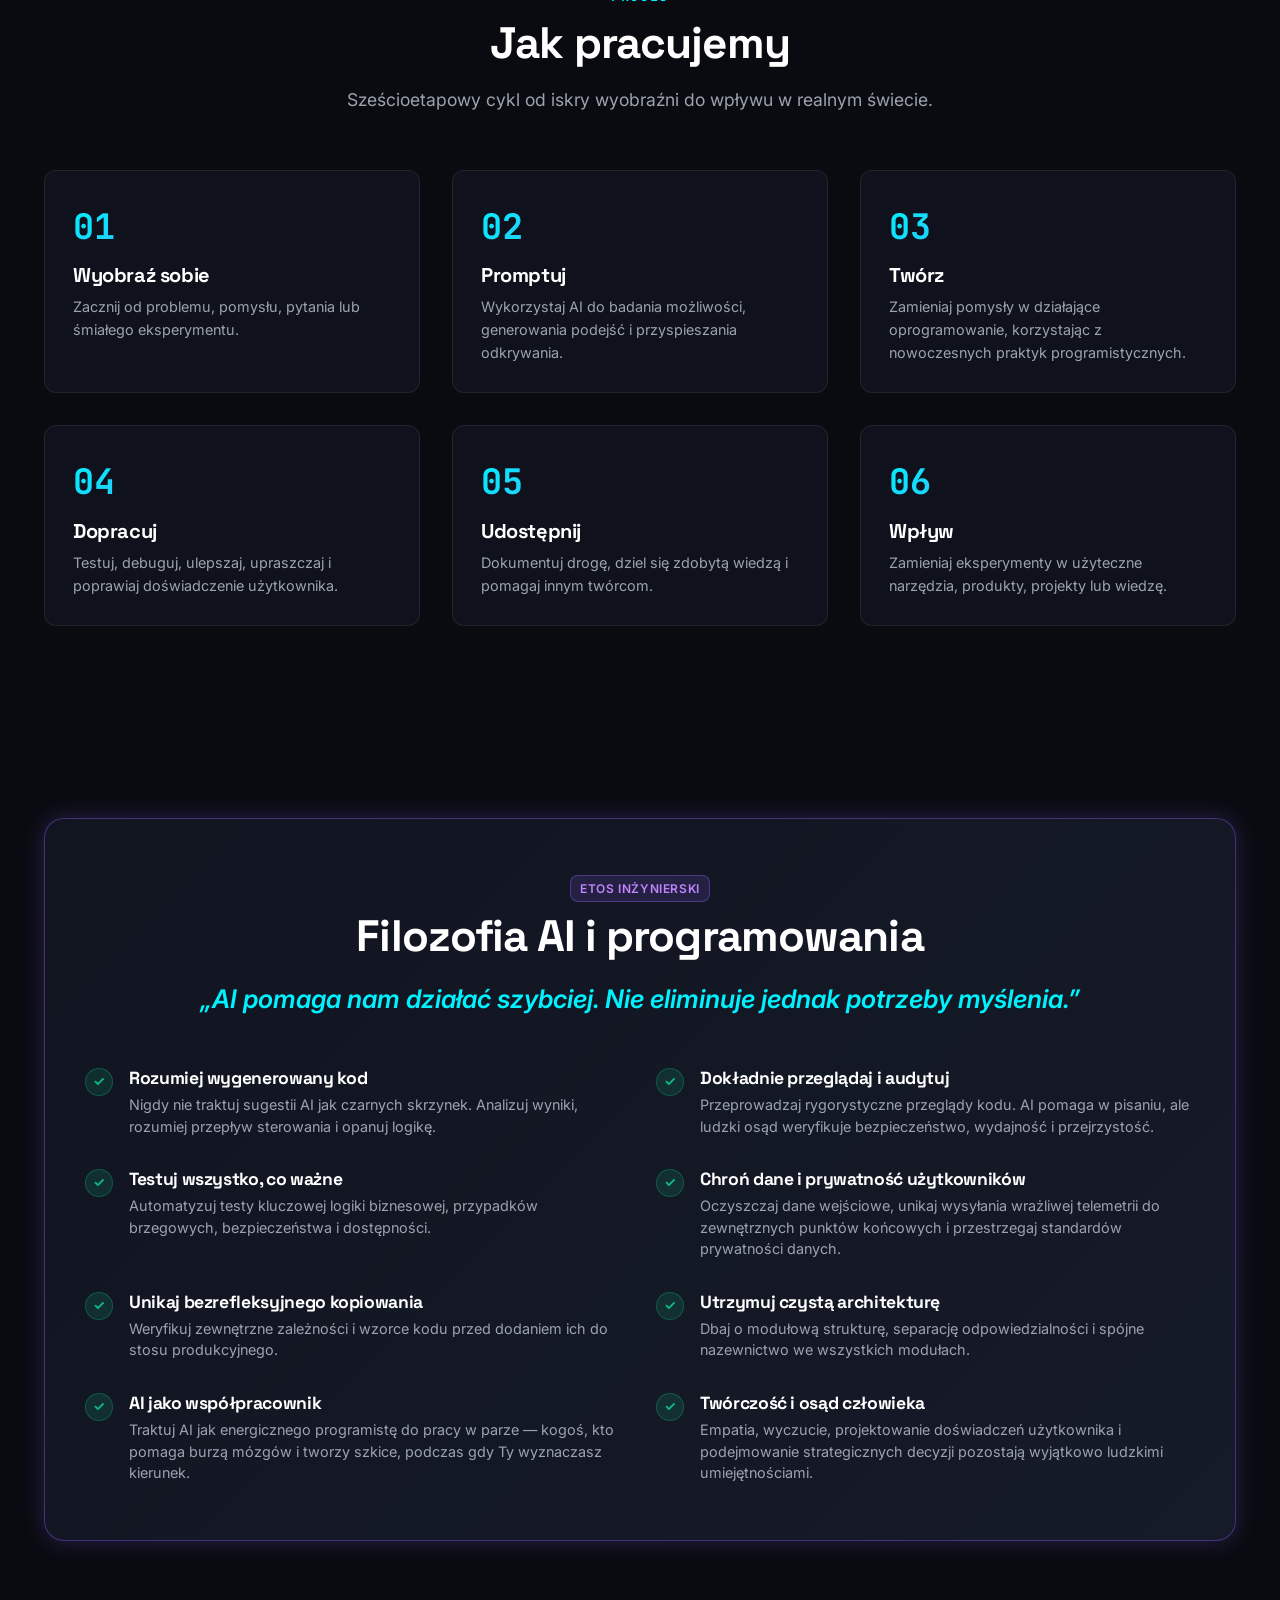
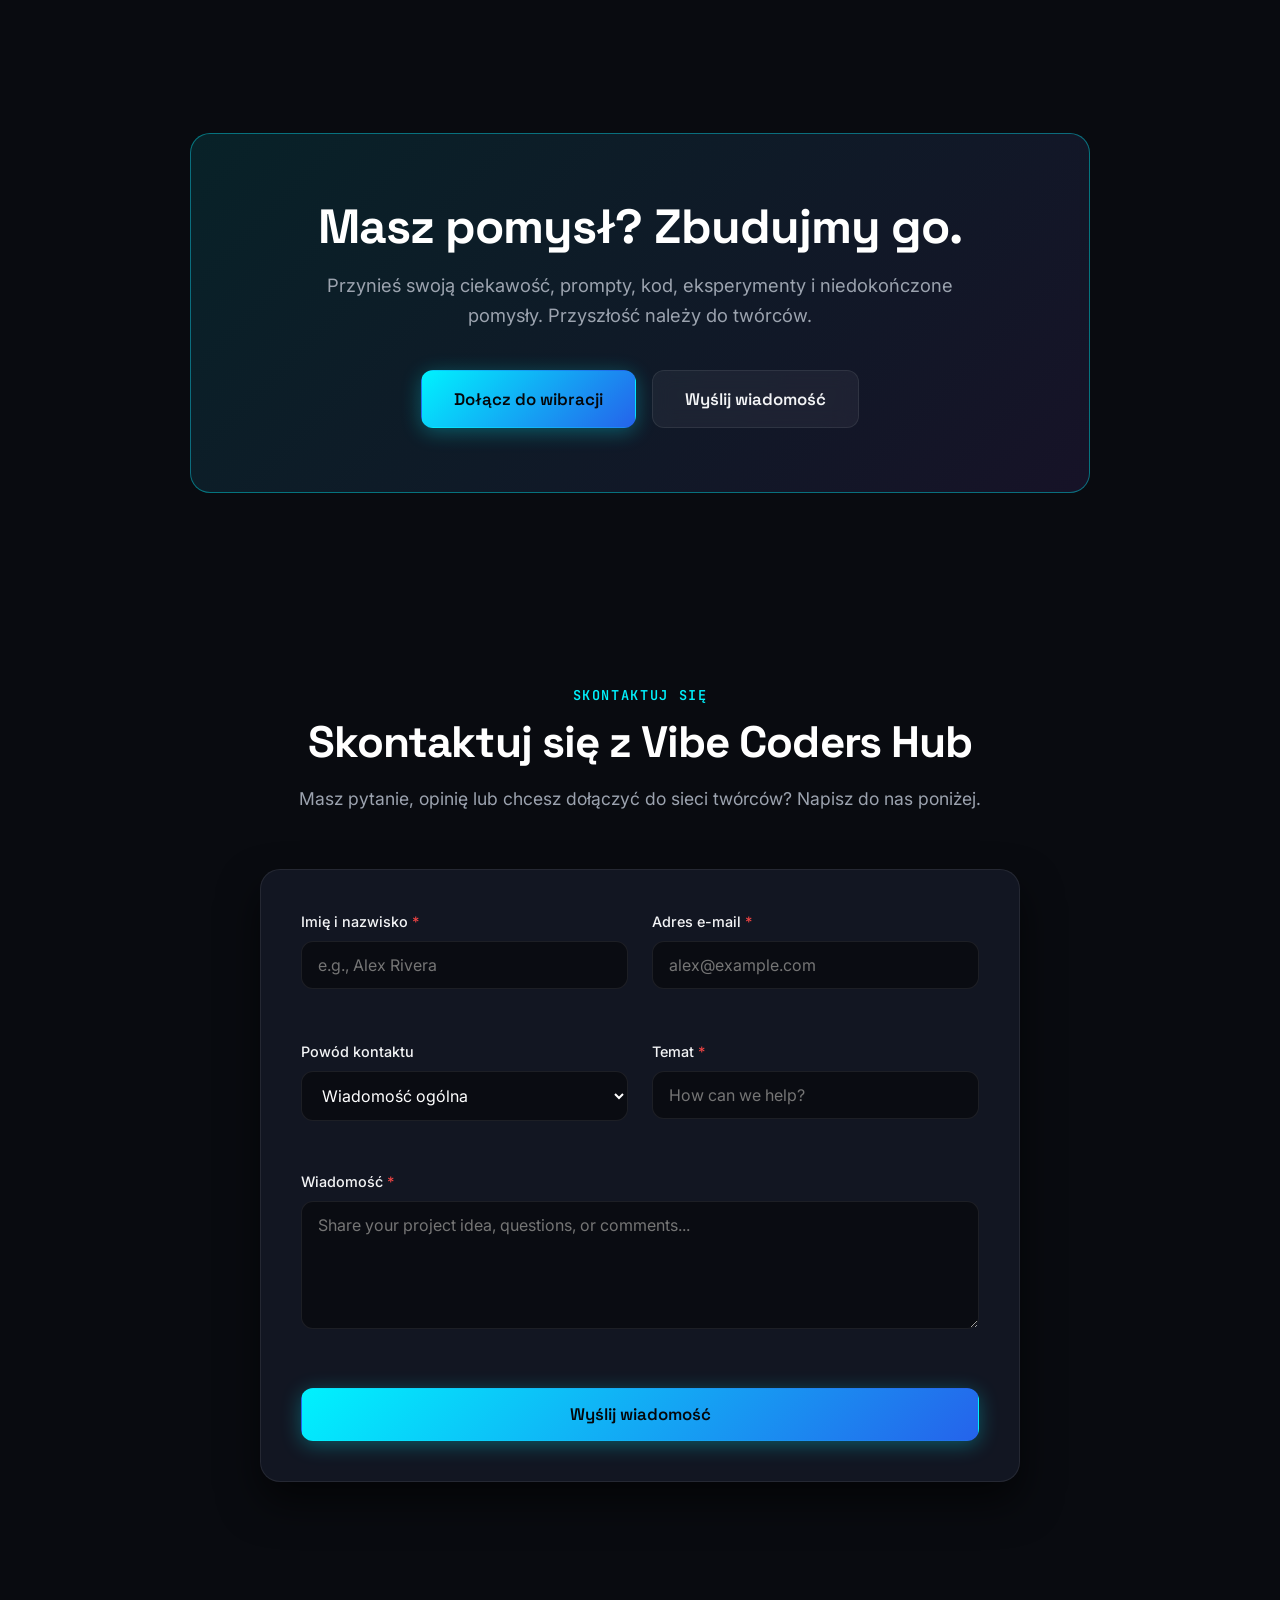
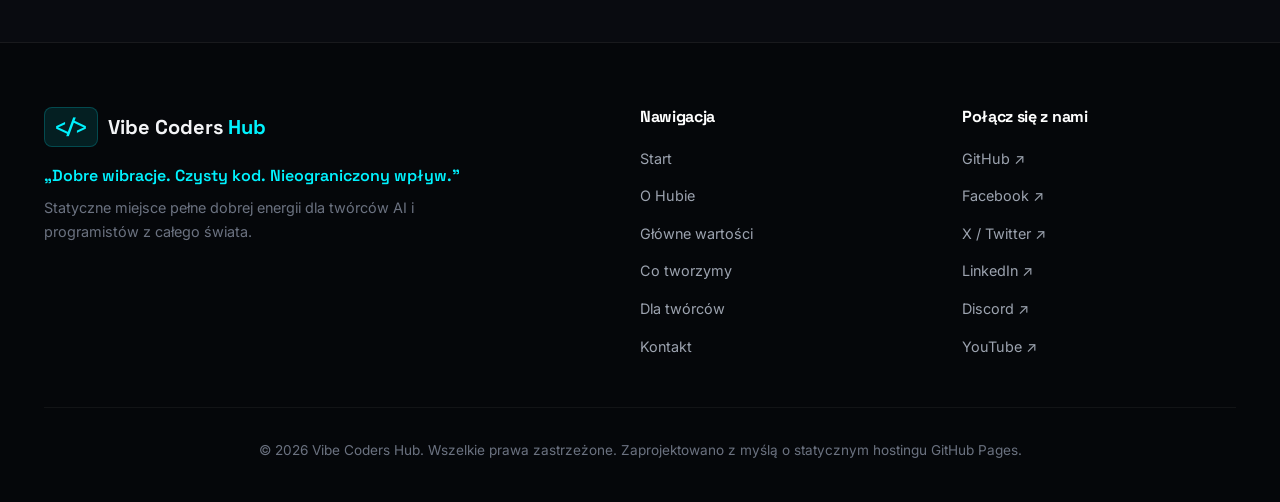
<file: vibe-coders-hub-polish.ai/index.html>
<!DOCTYPE html>
<html lang="pl">
<head>
  <meta charset="UTF-8">
  <meta name="viewport" content="width=device-width, initial-scale=1.0">

  <!-- Podstawowe metatagi -->
  <title>Vibe Coders Hub — Dobre wibracje. Czysty kod. Nieograniczony wpływ.</title>
  <meta name="title" content="Vibe Coders Hub — Dobre wibracje. Czysty kod. Nieograniczony wpływ.">
  <meta name="description" content="Vibe Coders Hub to społeczność twórców wykorzystujących sztuczną inteligencję, inżynierów promptów oraz programistów, którzy przekuwają pomysły w rzeczywiste projekty cyfrowe.">
  <meta name="keywords" content="Vibe Coders Hub, programiści AI, inżynierowie promptów, vibe coding, twórcy AI, twórcy oprogramowania, indie hackerzy, open source">
  <meta name="author" content="Vibe Coders Hub">
  <meta name="theme-color" content="#0d0f17">

  <!-- Zastępczy adres kanoniczny -->
  <link rel="canonical" href="https://yourusername.github.io/vibe-coders-hub/">

  <!-- Open Graph / Facebook -->
  <meta property="og:type" content="website">
  <meta property="og:url" content="https://yourusername.github.io/vibe-coders-hub/">
  <meta property="og:title" content="Vibe Coders Hub — Dobre wibracje. Czysty kod. Nieograniczony wpływ.">
  <meta property="og:description" content="Vibe Coders Hub to społeczność twórców wykorzystujących AI, inżynierów promptów i programistów zamieniających pomysły w rzeczywiste projekty cyfrowe.">
  <meta property="og:image" content="assets/images/coders.jpg">

  <!-- Twitter -->
  <meta property="twitter:card" content="summary_large_image">
  <meta property="twitter:url" content="https://yourusername.github.io/vibe-coders-hub/">
  <meta property="twitter:title" content="Vibe Coders Hub — Dobre wibracje. Czysty kod. Nieograniczony wpływ.">
  <meta property="twitter:description" content="Vibe Coders Hub to społeczność twórców wykorzystujących AI, inżynierów promptów i programistów zamieniających pomysły w rzeczywiste projekty cyfrowe.">
  <meta property="twitter:image" content="assets/images/coders.jpg">

  <!-- Favicon -->
  <link rel="icon" type="image/svg+xml" href="assets/favicon/favicon.svg">

  <!-- Czcionki Google: Space Grotesk, Inter, JetBrains Mono -->
  <link rel="preconnect" href="https://fonts.googleapis.com">
  <link rel="preconnect" href="https://fonts.gstatic.com" crossorigin>
  <link href="https://fonts.googleapis.com/css2?family=Inter:wght@300;400;500;600;700&family=JetBrains+Mono:wght@400;500;700&family=Space+Grotesk:wght@500;600;700&display=swap" rel="stylesheet">

  <!-- Główny arkusz stylów -->
  <link rel="stylesheet" href="css/style.css">
</head>
<body>
  <!-- Dynamiczna siatka tła i poświaty -->
  <div class="bg-grid-overlay" aria-hidden="true"></div>
  <div class="glow-sphere glow-sphere-1" aria-hidden="true"></div>
  <div class="glow-sphere glow-sphere-2" aria-hidden="true"></div>

  <!-- Nagłówek / nawigacja -->
  <header class="site-header" id="header">
    <div class="container nav-container">
      <a href="#home" class="brand-logo" aria-label="Strona główna Vibe Coders Hub">
        <span class="logo-symbol">&lt;/&gt;</span>
        <span class="logo-text">Vibe Coders <span class="accent-text">Hub</span></span>
      </a>

      <button class="mobile-menu-toggle" id="menu-toggle" aria-expanded="false" aria-controls="main-nav" aria-label="Przełącz menu nawigacyjne">
        <span class="hamburger-line"></span>
        <span class="hamburger-line"></span>
        <span class="hamburger-line"></span>
      </button>

      <nav class="main-nav" id="main-nav" aria-label="Nawigacja główna">
        <ul class="nav-list">
          <li><a href="#home" class="nav-link active">Start</a></li>
          <li><a href="#about" class="nav-link">O nas</a></li>
          <li><a href="#values" class="nav-link">Wartości</a></li>
          <li><a href="#builders" class="nav-link">Twórcy</a></li>
          <li><a href="#community" class="nav-link">Społeczność</a></li>
          <li><a href="#contact" class="nav-link">Kontakt</a></li>
        </ul>
        <a href="#contact" class="btn btn-primary nav-cta">Dołącz do nas</a>
      </nav>
    </div>
  </header>

  <main>
    <!-- Sekcja 1: Hero -->
    <section class="hero-section" id="home">
      <div class="container hero-container">
        <div class="hero-content">
          <div class="badge-pill">
            <span class="badge-dot"></span>
            <span>Społeczność programistów wspieranych przez AI</span>
          </div>
          <h1 class="hero-title">
            <span class="gradient-text">Dobre wibracje.</span><br>
            <span class="gradient-text-alt">Czysty kod.</span><br>
            <span class="white-text">Nieograniczony wpływ.</span>
          </h1>
          <p class="hero-subheadline">
            Społeczność twórców wykorzystujących AI, inżynierów promptów i programistów.
          </p>
          <p class="hero-description">
            Twórz odważnie. Eksperymentuj swobodnie. Ucz się razem z nami. Vibe Coders Hub łączy twórców i programistów wspieranych przez AI, aby zamieniać pomysły w realne, użyteczne i wartościowe projekty.
          </p>
          <div class="hero-actions">
            <a href="#contact" class="btn btn-primary btn-lg">Dołącz do nas</a>
            <a href="#about" class="btn btn-secondary btn-lg">Poznaj Hub</a>
          </div>
        </div>

        <div class="hero-visual">
          <div class="terminal-window" id="terminal-window">
            <div class="terminal-header">
              <div class="terminal-dots">
                <span class="dot dot-red"></span>
                <span class="dot dot-yellow"></span>
                <span class="dot dot-green"></span>
              </div>
              <div class="terminal-title">vibe-coders-cli ~ v2.5.0</div>
              <div class="terminal-status"><span class="pulse-icon"></span> AI AKTYWNE</div>
            </div>
            <div class="terminal-body">
              <div class="terminal-line"><span class="prompt-user">user@vibe-hub</span>:<span class="prompt-path">~/projects</span>$ <span class="command-text" id="typed-command">vibe build</span></div>
              <div class="terminal-output" id="terminal-output">
                <p class="out-info">&gt; inicjalizacja akceleratora przepływu pracy AI...</p>
                <p class="out-success">&gt; generowanie pomysłów...</p>
                <p class="out-success">&gt; pisanie czystego kodu...</p>
                <p class="out-highlight">&gt; dostarczanie wartości...</p>
                <p class="out-code"><code>const hub = new VibeCodersHub({ vibe: "100%", quality: "A+" });</code></p>
                <p class="out-code"><code>await hub.buildFutureTogether();</code></p>
              </div>
              <div class="terminal-interactive-note">
                <span class="badge-tag">Wskazówka</span> Naciśnij <kbd class="kbd">Spację</kbd> lub kliknij terminal, aby uruchomić symulację promptu
              </div>
            </div>
          </div>
        </div>
      </div>
    </section>

    <!-- Sekcja 2: O nas / Czym jest Vibe Coders Hub? -->
    <section class="section about-section" id="about">
      <div class="container">
        <div class="section-header text-center">
          <span class="section-subtitle">KIM JESTEŚMY</span>
          <h2 class="section-title">Czym jest Vibe Coders Hub?</h2>
          <p class="section-lead">
            Vibe Coders Hub to społeczność ludzi, którzy wierzą, że świetne oprogramowanie może powstać dzięki dobremu pomysłowi, ciekawości i odpowiedniemu przepływowi pracy wspieranemu przez AI.
          </p>
        </div>

        <div class="about-grid">
          <div class="about-banner-card">
            <img src="assets/images/coders.jpg" alt="Członkowie społeczności Vibe Coders Hub wspólnie tworzący oprogramowanie AI" class="about-image" loading="lazy">
            <div class="about-overlay-text">
              <h3>Wspólnie budujemy przyszłość</h3>
              <p>Miejsce, w którym ludzka pomysłowość spotyka sztuczną inteligencję, tworząc wartościowe doświadczenia cyfrowe.</p>
            </div>
          </div>

          <div class="about-features">
            <h3 class="about-features-title">W Hubie członkowie mogą:</h3>
            <ul class="features-list">
              <li class="feature-item">
                <span class="feature-icon" aria-hidden="true">🚀</span>
                <div>
                  <strong>Poznawać programowanie wspierane przez AI</strong>
                  <p>Opanowywać nowoczesne LLM-y, asystentów programowania i zautomatyzowane przepływy pracy agentów.</p>
                </div>
              </li>
              <li class="feature-item">
                <span class="feature-icon" aria-hidden="true">🧪</span>
                <div>
                  <strong>Eksperymentować i tworzyć prototypy</strong>
                  <p>Szybko przechodzić od początkowego promptu do działających, interaktywnych prototypów oprogramowania.</p>
                </div>
              </li>
              <li class="feature-item">
                <span class="feature-icon" aria-hidden="true">💡</span>
                <div>
                  <strong>Wymieniać się promptami i przepływami pracy</strong>
                  <p>Udostępniać sprawdzone biblioteki promptów, instrukcje systemowe i wskazówki programistyczne.</p>
                </div>
              </li>
              <li class="feature-item">
                <span class="feature-icon" aria-hidden="true">🌐</span>
                <div>
                  <strong>Współpracować i rozwijać open source</strong>
                  <p>Łączyć siły przy projektach społecznościowych, narzędziach i wspólnych otwartych repozytoriach.</p>
                </div>
              </li>
              <li class="feature-item">
                <span class="feature-icon" aria-hidden="true">⚡</span>
                <div>
                  <strong>Przekształcać eksperymenty w produkty</strong>
                  <p>Dopracowywać surowy kod do gotowych do wdrożenia aplikacji webowych, narzędzi i produktów micro-SaaS.</p>
                </div>
              </li>
            </ul>
          </div>
        </div>
      </div>
    </section>

    <!-- Sekcja 3: Główne wartości -->
    <section class="section values-section" id="values">
      <div class="container">
        <div class="section-header text-center">
          <span class="section-subtitle">NASZE FUNDAMENTY</span>
          <h2 class="section-title">Główne zasady i wartości</h2>
          <p class="section-lead">Trzy zasady kierujące każdym projektem, który tworzymy, i każdą linią kodu, którą piszemy.</p>
        </div>

        <div class="values-grid">
          <!-- Value 1: Good Vibes -->
          <div class="value-card value-vibes">
            <div class="value-card-header">
              <span class="value-number">01</span>
              <div class="value-icon-wrapper">
                <svg width="32" height="32" viewBox="0 0 24 24" fill="none" stroke="currentColor" stroke-width="2" stroke-linecap="round" stroke-linejoin="round" aria-hidden="true"><path d="M12 2v4M12 18v4M4.93 4.93l2.83 2.83M16.24 16.24l2.83 2.83M2 12h4M18 12h4M4.93 19.07l2.83-2.83M16.24 7.76l2.83-2.83"/></svg>
              </div>
            </div>
            <h3 class="value-title">Dobre wibracje</h3>
            <p class="value-description">
              "Twórz z ciekawością, hojnością, kreatywnością i gotowością do eksperymentowania."
            </p>
            <div class="value-tag">Kultura i nastawienie</div>
          </div>

          <!-- Value 2: Clean Code -->
          <div class="value-card value-code">
            <div class="value-card-header">
              <span class="value-number">02</span>
              <div class="value-icon-wrapper">
                <svg width="32" height="32" viewBox="0 0 24 24" fill="none" stroke="currentColor" stroke-width="2" stroke-linecap="round" stroke-linejoin="round" aria-hidden="true"><polyline points="16 18 22 12 16 6"/><polyline points="8 6 2 12 8 18"/></svg>
              </div>
            </div>
            <h3 class="value-title">Czysty kod</h3>
            <p class="value-description">
              "Stosuj przemyślaną architekturę, czytelny kod, solidne podstawy i odpowiedzialne praktyki inżynierskie."
            </p>
            <div class="value-tag">Rzemiosło i standard</div>
          </div>

          <!-- Value 3: Limitless Impact -->
          <div class="value-card value-impact">
            <div class="value-card-header">
              <span class="value-number">03</span>
              <div class="value-icon-wrapper">
                <svg width="32" height="32" viewBox="0 0 24 24" fill="none" stroke="currentColor" stroke-width="2" stroke-linecap="round" stroke-linejoin="round" aria-hidden="true"><polygon points="13 2 3 14 12 14 11 22 21 10 12 10 13 2"/></svg>
              </div>
            </div>
            <h3 class="value-title">Nieograniczony wpływ</h3>
            <p class="value-description">
              "Zamieniaj pomysły w użyteczne doświadczenia, które rozwiązują problemy i tworzą realną wartość."
            </p>
            <div class="value-tag">Rezultat i cel</div>
          </div>
        </div>
      </div>
    </section>

    <!-- Sekcja 4: Co tworzymy -->
    <section class="section build-section" id="what-we-build">
      <div class="container">
        <div class="section-header text-center">
          <span class="section-subtitle">MOŻLIWOŚCI</span>
          <h2 class="section-title">Od promptu do produkcji</h2>
          <p class="section-lead">Oto przykłady tego, co członkowie mogą tworzyć dzięki inżynierii wspieranej przez AI i pomocy społeczności.</p>
        </div>

        <div class="build-grid">
          <div class="build-card">
            <span class="build-icon">🤖</span>
            <h3 class="build-title">Aplikacje AI</h3>
            <p class="build-desc">Niestandardowe narzędzia wspierane przez AI, inteligentne interfejsy i dziedzinowe aplikacje generatywne.</p>
          </div>

          <div class="build-card">
            <span class="build-icon">💻</span>
            <h3 class="build-title">Strony i portfolio</h3>
            <p class="build-desc">Szybkie, dostępne i nowoczesne doświadczenia webowe zbudowane przy użyciu czystego HTML, CSS i JS.</p>
          </div>

          <div class="build-card">
            <span class="build-icon">🛠️</span>
            <h3 class="build-title">Narzędzia programistyczne</h3>
            <p class="build-desc">CLI, lintery, rozszerzenia i narzędzia usprawniające codzienną pracę programistów.</p>
          </div>

          <div class="build-card">
            <span class="build-icon">⚡</span>
            <h3 class="build-title">Przepływy automatyzacji</h3>
            <p class="build-desc">Zautomatyzowane skrypty, webhooki i potoki zadań łączące nowoczesne usługi.</p>
          </div>

          <div class="build-card">
            <span class="build-icon">🚀</span>
            <h3 class="build-title">Produkty SaaS</h3>
            <p class="build-desc">Proste mikroprodukty typu software-as-a-service tworzone szybko na podstawie szkiców.</p>
          </div>

          <div class="build-card">
            <span class="build-icon">🔓</span>
            <h3 class="build-title">Projekty open source</h3>
            <p class="build-desc">Publiczne biblioteki, komponenty i narzędzia swobodnie udostępniane społeczności twórców.</p>
          </div>

          <div class="build-card">
            <span class="build-icon">🎨</span>
            <h3 class="build-title">Kreatywne eksperymenty</h3>
            <p class="build-desc">Generatywna sztuka wizualna, interaktywne shadery canvas, narzędzia audio i prototypy interfejsów.</p>
          </div>

          <div class="build-card">
            <span class="build-icon">📚</span>
            <h3 class="build-title">Biblioteki promptów</h3>
            <p class="build-desc">Ustrukturyzowane, wielokrotnego użytku kolekcje promptów systemowych zoptymalizowane pod programowanie i design.</p>
          </div>

          <div class="build-card">
            <span class="build-icon">🔌</span>
            <h3 class="build-title">API i integracje</h3>
            <p class="build-desc">Czyste wrappery API, konektory middleware oraz usługi REST/GraphQL.</p>
          </div>

          <div class="build-card">
            <span class="build-icon">📈</span>
            <h3 class="build-title">Narzędzia produktywności</h3>
            <p class="build-desc">Inteligentne notatniki, menedżery zadań i akceleratory baz wiedzy.</p>
          </div>

          <div class="build-card">
            <span class="build-icon">📊</span>
            <h3 class="build-title">Doświadczenia danych</h3>
            <p class="build-desc">Interaktywne pulpity, wizualizacje danych i inteligentne widoki analityczne.</p>
          </div>

          <div class="build-card">
            <span class="build-icon">🧠</span>
            <h3 class="build-title">Autonomiczne agenty AI</h3>
            <p class="build-desc">Wieloetapowe autonomiczne agenty zdolne do rozumowania, wyszukiwania i wykonywania kodu.</p>
          </div>
        </div>
      </div>
    </section>

    <!-- Sekcja 5: Dla kogo? / Profile społeczności -->
    <section class="section personas-section" id="builders">
      <div class="container">
        <div class="section-header text-center">
          <span class="section-subtitle">NASZA SPOŁECZNOŚĆ</span>
          <h2 class="section-title">Dla twórców</h2>
          <p class="section-lead">Vibe Coders Hub zaprasza twórców z całego świata technologii i designu.</p>
        </div>

        <div class="personas-grid">
          <div class="persona-card">
            <div class="persona-badge">Twórca</div>
            <h3 class="persona-title">Twórcy AI</h3>
            <p class="persona-desc">"Osoby wykorzystujące AI do przekształcania pomysłów w kreatywne doświadczenia cyfrowe."</p>
          </div>

          <div class="persona-card">
            <div class="persona-badge">Promptowanie</div>
            <h3 class="persona-title">Inżynierowie promptów</h3>
            <p class="persona-desc">"Osoby badające, jak ustrukturyzowane prompty mogą usprawnić przepływy pracy AI."</p>
          </div>

          <div class="persona-card">
            <div class="persona-badge">Vibe coder</div>
            <h3 class="persona-title">Vibe coderzy</h3>
            <p class="persona-desc">"Programiści łączący tradycyjne umiejętności kodowania z programowaniem wspieranym przez AI."</p>
          </div>

          <div class="persona-card">
            <div class="persona-badge">Maker</div>
            <h3 class="persona-title">Indie hackerzy</h3>
            <p class="persona-desc">"Twórcy zamieniający małe pomysły w użyteczne produkty i eksperymenty."</p>
          </div>

          <div class="persona-card">
            <div class="persona-badge">Open source</div>
            <h3 class="persona-title">Twórcy open source</h3>
            <p class="persona-desc">"Programiści wierzący, że współpraca czyni oprogramowanie lepszym."</p>
          </div>

          <div class="persona-card">
            <div class="persona-badge">Innowacja</div>
            <h3 class="persona-title">Kreatywni technolodzy</h3>
            <p class="persona-desc">"Osoby badające pogranicze kodu, AI, designu i kreatywności."</p>
          </div>
        </div>
      </div>
    </section>

    <!-- Sekcja 6: Jak pracujemy / Przepływ pracy -->
    <section class="section workflow-section" id="workflow">
      <div class="container">
        <div class="section-header text-center">
          <span class="section-subtitle">PROCES</span>
          <h2 class="section-title">Jak pracujemy</h2>
          <p class="section-lead">Sześcioetapowy cykl od iskry wyobraźni do wpływu w realnym świecie.</p>
        </div>

        <div class="workflow-timeline">
          <div class="workflow-step">
            <div class="step-num">01</div>
            <div class="step-content">
              <h3 class="step-title">Wyobraź sobie</h3>
              <p class="step-desc">Zacznij od problemu, pomysłu, pytania lub śmiałego eksperymentu.</p>
            </div>
          </div>

          <div class="workflow-step">
            <div class="step-num">02</div>
            <div class="step-content">
              <h3 class="step-title">Promptuj</h3>
              <p class="step-desc">Wykorzystaj AI do badania możliwości, generowania podejść i przyspieszania odkrywania.</p>
            </div>
          </div>

          <div class="workflow-step">
            <div class="step-num">03</div>
            <div class="step-content">
              <h3 class="step-title">Twórz</h3>
              <p class="step-desc">Zamieniaj pomysły w działające oprogramowanie, korzystając z nowoczesnych praktyk programistycznych.</p>
            </div>
          </div>

          <div class="workflow-step">
            <div class="step-num">04</div>
            <div class="step-content">
              <h3 class="step-title">Dopracuj</h3>
              <p class="step-desc">Testuj, debuguj, ulepszaj, upraszczaj i poprawiaj doświadczenie użytkownika.</p>
            </div>
          </div>

          <div class="workflow-step">
            <div class="step-num">05</div>
            <div class="step-content">
              <h3 class="step-title">Udostępnij</h3>
              <p class="step-desc">Dokumentuj drogę, dziel się zdobytą wiedzą i pomagaj innym twórcom.</p>
            </div>
          </div>

          <div class="workflow-step">
            <div class="step-num">06</div>
            <div class="step-content">
              <h3 class="step-title">Wpływ</h3>
              <p class="step-desc">Zamieniaj eksperymenty w użyteczne narzędzia, produkty, projekty lub wiedzę.</p>
            </div>
          </div>
        </div>
      </div>
    </section>

    <!-- Sekcja 7: Filozofia AI i programowania -->
    <section class="section philosophy-section" id="philosophy">
      <div class="container">
        <div class="philosophy-box">
          <div class="philosophy-header text-center">
            <span class="badge-tag">ETOS INŻYNIERSKI</span>
            <h2 class="section-title mt-2">Filozofia AI i programowania</h2>
            <p class="philosophy-quote">„AI pomaga nam działać szybciej. Nie eliminuje jednak potrzeby myślenia.”</p>
          </div>

          <div class="philosophy-principles-grid">
            <div class="principle-item">
              <span class="principle-check">✓</span>
              <div>
                <h4>Rozumiej wygenerowany kod</h4>
                <p>Nigdy nie traktuj sugestii AI jak czarnych skrzynek. Analizuj wyniki, rozumiej przepływ sterowania i opanuj logikę.</p>
              </div>
            </div>

            <div class="principle-item">
              <span class="principle-check">✓</span>
              <div>
                <h4>Dokładnie przeglądaj i audytuj</h4>
                <p>Przeprowadzaj rygorystyczne przeglądy kodu. AI pomaga w pisaniu, ale ludzki osąd weryfikuje bezpieczeństwo, wydajność i przejrzystość.</p>
              </div>
            </div>

            <div class="principle-item">
              <span class="principle-check">✓</span>
              <div>
                <h4>Testuj wszystko, co ważne</h4>
                <p>Automatyzuj testy kluczowej logiki biznesowej, przypadków brzegowych, bezpieczeństwa i dostępności.</p>
              </div>
            </div>

            <div class="principle-item">
              <span class="principle-check">✓</span>
              <div>
                <h4>Chroń dane i prywatność użytkowników</h4>
                <p>Oczyszczaj dane wejściowe, unikaj wysyłania wrażliwej telemetrii do zewnętrznych punktów końcowych i przestrzegaj standardów prywatności danych.</p>
              </div>
            </div>

            <div class="principle-item">
              <span class="principle-check">✓</span>
              <div>
                <h4>Unikaj bezrefleksyjnego kopiowania</h4>
                <p>Weryfikuj zewnętrzne zależności i wzorce kodu przed dodaniem ich do stosu produkcyjnego.</p>
              </div>
            </div>

            <div class="principle-item">
              <span class="principle-check">✓</span>
              <div>
                <h4>Utrzymuj czystą architekturę</h4>
                <p>Dbaj o modułową strukturę, separację odpowiedzialności i spójne nazewnictwo we wszystkich modułach.</p>
              </div>
            </div>

            <div class="principle-item">
              <span class="principle-check">✓</span>
              <div>
                <h4>AI jako współpracownik</h4>
                <p>Traktuj AI jak energicznego programistę do pracy w parze — kogoś, kto pomaga burzą mózgów i tworzy szkice, podczas gdy Ty wyznaczasz kierunek.</p>
              </div>
            </div>

            <div class="principle-item">
              <span class="principle-check">✓</span>
              <div>
                <h4>Twórczość i osąd człowieka</h4>
                <p>Empatia, wyczucie, projektowanie doświadczeń użytkownika i podejmowanie strategicznych decyzji pozostają wyjątkowo ludzkimi umiejętnościami.</p>
              </div>
            </div>
          </div>
        </div>
      </div>
    </section>

    <!-- Sekcja 8: Wezwanie do działania społeczności -->
    <section class="section community-cta-section" id="community">
      <div class="container text-center">
        <div class="community-cta-card">
          <h2 class="cta-title">Masz pomysł? Zbudujmy go.</h2>
          <p class="cta-lead">
            Przynieś swoją ciekawość, prompty, kod, eksperymenty i niedokończone pomysły. Przyszłość należy do twórców.
          </p>
          <div class="cta-buttons">
            <a href="#contact" class="btn btn-primary btn-lg">Dołącz do wibracji</a>
            <a href="#contact" class="btn btn-secondary btn-lg">Wyślij wiadomość</a>
          </div>
        </div>
      </div>
    </section>

    <!-- Sekcja 9: Kontakt / Formularz wiadomości -->
    <section class="section contact-section" id="contact">
      <div class="container">
        <div class="section-header text-center">
          <span class="section-subtitle">SKONTAKTUJ SIĘ</span>
          <h2 class="section-title">Skontaktuj się z Vibe Coders Hub</h2>
          <p class="section-lead">Masz pytanie, opinię lub chcesz dołączyć do sieci twórców? Napisz do nas poniżej.</p>
        </div>

        <div class="contact-card-wrapper">
          <form class="contact-form" id="contact-form" action="https://formspree.io/f/xeaoeenj" method="POST" novalidate>
            <!-- Pułapka antyspamowa Formspree -->
            <input type="text" name="_gotcha" tabindex="-1" autocomplete="off" class="honeypot-field" aria-hidden="true">

            <div class="form-grid">
              <div class="form-group">
                <label for="name" class="form-label">Imię i nazwisko <span class="required-star">*</span></label>
                <input type="text" id="name" name="name" class="form-input" placeholder="e.g., Alex Rivera" required aria-required="true">
                <span class="error-msg" id="name-error" aria-live="polite"></span>
              </div>

              <div class="form-group">
                <label for="email" class="form-label">Adres e-mail <span class="required-star">*</span></label>
                <input type="email" id="email" name="email" class="form-input" placeholder="alex@example.com" required aria-required="true">
                <span class="error-msg" id="email-error" aria-live="polite"></span>
              </div>
            </div>

            <div class="form-grid">
              <div class="form-group">
                <label for="reason" class="form-label">Powód kontaktu</label>
                <select id="reason" name="reason" class="form-select">
                  <option value="Wiadomość ogólna" selected>Wiadomość ogólna</option>
                  <option value="Społeczność">Pytanie dotyczące społeczności</option>
                  <option value="Współpraca">Współpraca</option>
                  <option value="Projekt">Pomysł na projekt / opinia</option>
                  <option value="Partnerstwo">Partnerstwo</option>
                  <option value="Inne">Inne</option>
                </select>
              </div>

              <div class="form-group">
                <label for="subject" class="form-label">Temat <span class="required-star">*</span></label>
                <input type="text" id="subject" name="subject" class="form-input" placeholder="How can we help?" required aria-required="true">
                <span class="error-msg" id="subject-error" aria-live="polite"></span>
              </div>
            </div>

            <div class="form-group">
              <label for="message" class="form-label">Wiadomość <span class="required-star">*</span></label>
              <textarea id="message" name="message" rows="5" class="form-textarea" placeholder="Share your project idea, questions, or comments..." required aria-required="true"></textarea>
              <span class="error-msg" id="message-error" aria-live="polite"></span>
            </div>

            <div class="form-submit-row">
              <button type="submit" class="btn btn-primary btn-lg btn-block" id="submit-btn">
                <span class="btn-text">Wyślij wiadomość</span>
                <span class="spinner" aria-hidden="true"></span>
              </button>
            </div>

            <!-- Komunikaty statusu formularza -->
            <div class="form-status form-status-success" id="form-success" role="alert" style="display: none;">
              <svg width="24" height="24" viewBox="0 0 24 24" fill="none" stroke="currentColor" stroke-width="2" class="status-icon"><path d="M22 11.08V12a10 10 0 1 1-5.93-9.14"/><polyline points="22 4 12 14.01 9 11.01"/></svg>
              <span>Wiadomość otrzymana! Dziękujemy za kontakt — wkrótce się odezwiemy.</span>
            </div>

            <div class="form-status form-status-error" id="form-error" role="alert" style="display: none;">
              <svg width="24" height="24" viewBox="0 0 24 24" fill="none" stroke="currentColor" stroke-width="2" class="status-icon"><circle cx="12" cy="12" r="10"/><line x1="12" y1="8" x2="12" y2="12"/><line x1="12" y1="16" x2="12.01" y2="16"/></svg>
              <span id="form-error-text">Nie można teraz wysłać wiadomości. Sprawdź połączenie z siecią lub spróbuj ponownie.</span>
            </div>
          </form>
        </div>
      </div>
    </section>
  </main>

  <!-- Stopka -->
  <footer class="site-footer">
    <div class="container">
      <div class="footer-top">
        <div class="footer-brand">
          <a href="#home" class="brand-logo" aria-label="Strona główna Vibe Coders Hub">
            <span class="logo-symbol">&lt;/&gt;</span>
            <span class="logo-text">Vibe Coders <span class="accent-text">Hub</span></span>
          </a>
          <p class="footer-tagline">„Dobre wibracje. Czysty kod. Nieograniczony wpływ.”</p>
          <p class="footer-subtext">Statyczne miejsce pełne dobrej energii dla twórców AI i programistów z całego świata.</p>
        </div>

        <div class="footer-links-group">
          <h4 class="footer-heading">Nawigacja</h4>
          <ul class="footer-links">
            <li><a href="#home">Start</a></li>
            <li><a href="#about">O Hubie</a></li>
            <li><a href="#values">Główne wartości</a></li>
            <li><a href="#what-we-build">Co tworzymy</a></li>
            <li><a href="#builders">Dla twórców</a></li>
            <li><a href="#contact">Kontakt</a></li>
          </ul>
        </div>

        <div class="footer-links-group">
          <h4 class="footer-heading">Połącz się z nami</h4>
          <ul class="footer-links">
            <li><a href="https://github.com/joemrnice/vibe-coders-hub.ai" target="_blank" rel="noopener noreferrer">GitHub ↗</a></li>
            <li><a href="https://www.facebook.com/groups/1379652757208864" target="_blank" rel="noopener noreferrer">Facebook ↗</a></li>
            <li><a href="https://x.com" target="_blank" rel="noopener noreferrer">X / Twitter ↗</a></li>
            <li><a href="https://www.linkedin.com/groups/42832062" target="_blank" rel="noopener noreferrer">LinkedIn ↗</a></li>
            <li><a href="https://discord.gg/YvepMUQZ4" target="_blank" rel="noopener noreferrer">Discord ↗</a></li>
            <li><a href="https://youtube.com" target="_blank" rel="noopener noreferrer">YouTube ↗</a></li>
          </ul>
        </div>
      </div>

      <div class="footer-bottom text-center">
        <p>&copy; <span id="current-year">2025</span> Vibe Coders Hub. Wszelkie prawa zastrzeżone. Zaprojektowano z myślą o statycznym hostingu GitHub Pages.</p>
      </div>
    </div>
  </footer>

  <!-- Główny plik JavaScript -->
  <script src="js/script.js" defer></script>
</body>
</html>
</file>
<file: css/style.css>
/* ==========================================================================
   Vibe Coders Hub — Production CSS Architecture
   Theme: Dark-first, Electric Cyan / Indigo / Purple Cyber Glow
   ========================================================================== */

/* --------------------------------------------------------------------------
   1. Design Tokens / Custom Properties
   -------------------------------------------------------------------------- */
:root {
  /* Color Palette */
  --bg-dark: #090b10;
  --bg-card: rgba(18, 22, 34, 0.75);
  --bg-card-hover: rgba(28, 34, 52, 0.85);
  --bg-card-solid: #121622;
  --bg-header: rgba(9, 11, 16, 0.85);

  --text-primary: #f3f4f6;
  --text-secondary: #9ca3af;
  --text-muted: #6b7280;

  --accent-cyan: #00f2fe;
  --accent-blue: #3b82f6;
  --accent-purple: #8b5cf6;
  --accent-pink: #ec4899;

  --border-subtle: rgba(255, 255, 255, 0.08);
  --border-active: rgba(0, 242, 254, 0.4);
  --border-purple: rgba(139, 92, 246, 0.4);

  /* Typography */
  --font-heading: 'Space Grotesk', system-ui, -apple-system, sans-serif;
  --font-body: 'Inter', system-ui, -apple-system, sans-serif;
  --font-mono: 'JetBrains Mono', monospace;

  /* Spacing & Layout */
  --container-max: 1240px;
  --header-height: 80px;
  --radius-sm: 8px;
  --radius-md: 12px;
  --radius-lg: 20px;
  --radius-full: 9999px;

  /* Shadows & Glows */
  --glow-cyan: 0 0 25px rgba(0, 242, 254, 0.25);
  --glow-purple: 0 0 25px rgba(139, 92, 246, 0.25);
  --glow-subtle: 0 10px 30px -10px rgba(0, 0, 0, 0.5);

  /* Transitions */
  --transition-fast: 0.2s cubic-bezier(0.4, 0, 0.2, 1);
  --transition-smooth: 0.35s cubic-bezier(0.4, 0, 0.2, 1);
}

/* --------------------------------------------------------------------------
   2. Reset & Core Base Styles
   -------------------------------------------------------------------------- */
*, *::before, *::after {
  box-sizing: border-box;
  margin: 0;
  padding: 0;
}

html {
  scroll-behavior: smooth;
  font-size: 16px;
  color-scheme: dark;
}

body {
  background-color: var(--bg-dark);
  color: var(--text-primary);
  font-family: var(--font-body);
  line-height: 1.6;
  overflow-x: hidden;
  -webkit-font-smoothing: antialiased;
  -moz-osx-font-smoothing: grayscale;
  min-height: 100vh;
  position: relative;
}

img {
  max-width: 100%;
  height: auto;
  display: block;
}

a {
  color: inherit;
  text-decoration: none;
  transition: color var(--transition-fast);
}

button, input, select, textarea {
  font-family: inherit;
  font-size: inherit;
}

/* Accessibility Focus States */
:focus-visible {
  outline: 2px solid var(--accent-cyan);
  outline-offset: 4px;
}

/* Typography Helpers */
h1, h2, h3, h4, h5, h6 {
  font-family: var(--font-heading);
  line-height: 1.2;
  letter-spacing: -0.02em;
}

.text-center { text-align: center; }
.mt-2 { margin-top: 0.5rem; }

.gradient-text {
  background: linear-gradient(135deg, var(--accent-cyan), var(--accent-blue));
  -webkit-background-clip: text;
  -webkit-text-fill-color: transparent;
}

.gradient-text-alt {
  background: linear-gradient(135deg, #a855f7, var(--accent-pink));
  -webkit-background-clip: text;
  -webkit-text-fill-color: transparent;
}

.white-text {
  color: #ffffff;
}

.accent-text {
  color: var(--accent-cyan);
}

/* Layout Container */
.container {
  width: 100%;
  max-width: var(--container-max);
  margin-left: auto;
  margin-right: auto;
  padding-left: 1.5rem;
  padding-right: 1.5rem;
}

/* Background Visual Effects */
.bg-grid-overlay {
  position: fixed;
  inset: 0;
  background-image:
    linear-gradient(to right, rgba(255, 255, 255, 0.03) 1px, transparent 1px),
    linear-gradient(to bottom, rgba(255, 255, 255, 0.03) 1px, transparent 1px);
  background-size: 40px 40px;
  pointer-events: none;
  z-index: -2;
}

.glow-sphere {
  position: fixed;
  width: 500px;
  height: 500px;
  border-radius: 50%;
  filter: blur(140px);
  opacity: 0.15;
  pointer-events: none;
  z-index: -1;
}

.glow-sphere-1 {
  top: -100px;
  right: -100px;
  background: radial-gradient(circle, var(--accent-cyan), var(--accent-purple));
}

.glow-sphere-2 {
  bottom: 10%;
  left: -150px;
  background: radial-gradient(circle, var(--accent-purple), var(--accent-pink));
}

/* --------------------------------------------------------------------------
   3. Buttons & Badges
   -------------------------------------------------------------------------- */
.btn {
  display: inline-flex;
  align-items: center;
  justify-content: center;
  padding: 0.75rem 1.5rem;
  font-family: var(--font-heading);
  font-weight: 600;
  font-size: 0.95rem;
  border-radius: var(--radius-md);
  border: 1px solid transparent;
  cursor: pointer;
  transition: all var(--transition-fast);
  white-space: nowrap;
}

.btn-primary {
  background: linear-gradient(135deg, var(--accent-cyan), #2563eb);
  color: #05070a;
  box-shadow: 0 4px 20px rgba(0, 242, 254, 0.3);
}

.btn-primary:hover {
  transform: translateY(-2px);
  box-shadow: 0 6px 28px rgba(0, 242, 254, 0.5);
  color: #000;
}

.btn-secondary {
  background: rgba(255, 255, 255, 0.05);
  color: var(--text-primary);
  border: 1px solid var(--border-subtle);
  backdrop-filter: blur(10px);
}

.btn-secondary:hover {
  background: rgba(255, 255, 255, 0.12);
  border-color: rgba(255, 255, 255, 0.25);
  transform: translateY(-2px);
}

.btn-lg {
  padding: 0.9rem 2rem;
  font-size: 1.05rem;
}

.btn-block {
  width: 100%;
}

.badge-pill {
  display: inline-flex;
  align-items: center;
  gap: 0.5rem;
  padding: 0.4rem 1rem;
  background: rgba(0, 242, 254, 0.08);
  border: 1px solid rgba(0, 242, 254, 0.2);
  border-radius: var(--radius-full);
  font-size: 0.85rem;
  color: var(--accent-cyan);
  font-weight: 500;
  margin-bottom: 1.25rem;
}

.badge-dot {
  width: 8px;
  height: 8px;
  background-color: var(--accent-cyan);
  border-radius: 50%;
  box-shadow: 0 0 10px var(--accent-cyan);
}

.badge-tag {
  display: inline-block;
  padding: 0.2rem 0.6rem;
  background: rgba(139, 92, 246, 0.15);
  border: 1px solid var(--border-purple);
  color: #c084fc;
  border-radius: var(--radius-sm);
  font-size: 0.75rem;
  font-weight: 600;
  text-transform: uppercase;
  letter-spacing: 0.05em;
}

/* --------------------------------------------------------------------------
   4. Header & Navigation
   -------------------------------------------------------------------------- */
.site-header {
  position: fixed;
  top: 0;
  left: 0;
  width: 100%;
  height: var(--header-height);
  z-index: 1000;
  transition: background-color var(--transition-fast), backdrop-filter var(--transition-fast), border-color var(--transition-fast);
  border-bottom: 1px solid transparent;
}

.site-header.scrolled {
  background-color: var(--bg-header);
  backdrop-filter: blur(16px);
  -webkit-backdrop-filter: blur(16px);
  border-bottom-color: var(--border-subtle);
  box-shadow: 0 10px 30px rgba(0, 0, 0, 0.5);
}

.nav-container {
  display: flex;
  align-items: center;
  justify-content: space-between;
  height: 100%;
}

.brand-logo {
  display: flex;
  align-items: center;
  gap: 0.6rem;
  font-family: var(--font-heading);
  font-weight: 700;
  font-size: 1.25rem;
}

.logo-symbol {
  font-family: var(--font-mono);
  color: var(--accent-cyan);
  background: rgba(0, 242, 254, 0.1);
  padding: 0.2rem 0.5rem;
  border-radius: var(--radius-sm);
  border: 1px solid rgba(0, 242, 254, 0.2);
}

.main-nav {
  display: flex;
  align-items: center;
  gap: 2rem;
}

.nav-list {
  display: flex;
  align-items: center;
  gap: 1.5rem;
  list-style: none;
}

.nav-link {
  font-size: 0.95rem;
  color: var(--text-secondary);
  font-weight: 500;
  position: relative;
  padding: 0.4rem 0;
}

.nav-link:hover, .nav-link.active {
  color: #ffffff;
}

.nav-link.active::after {
  content: '';
  position: absolute;
  bottom: 0;
  left: 0;
  width: 100%;
  height: 2px;
  background: var(--accent-cyan);
  border-radius: var(--radius-full);
  box-shadow: 0 0 8px var(--accent-cyan);
}

.mobile-menu-toggle {
  display: none;
  background: none;
  border: none;
  cursor: pointer;
  padding: 0.5rem;
  z-index: 1001;
}

.hamburger-line {
  display: block;
  width: 24px;
  height: 2px;
  margin: 5px 0;
  background-color: var(--text-primary);
  transition: all var(--transition-fast);
  border-radius: 2px;
}

/* --------------------------------------------------------------------------
   5. Hero Section & Terminal Visual
   -------------------------------------------------------------------------- */
.hero-section {
  padding-top: calc(var(--header-height) + 4rem);
  padding-bottom: 6rem;
  min-height: 90vh;
  display: flex;
  align-items: center;
}

.hero-container {
  display: grid;
  grid-template-columns: 1.1fr 0.9fr;
  gap: 3.5rem;
  align-items: center;
}

.hero-title {
  font-size: clamp(2.5rem, 5vw, 4.2rem);
  font-weight: 700;
  letter-spacing: -0.03em;
  margin-bottom: 1.25rem;
}

.hero-subheadline {
  font-size: clamp(1.15rem, 2vw, 1.4rem);
  color: var(--text-primary);
  font-weight: 500;
  margin-bottom: 1rem;
}

.hero-description {
  font-size: 1.05rem;
  color: var(--text-secondary);
  max-width: 580px;
  margin-bottom: 2.25rem;
  line-height: 1.7;
}

.hero-actions {
  display: flex;
  gap: 1rem;
  flex-wrap: wrap;
}

/* Developer Terminal Visual */
.terminal-window {
  background: rgba(13, 16, 26, 0.9);
  border: 1px solid var(--border-active);
  border-radius: var(--radius-lg);
  box-shadow: var(--glow-purple), 0 20px 40px rgba(0, 0, 0, 0.8);
  overflow: hidden;
  backdrop-filter: blur(20px);
  cursor: pointer;
  transition: border-color var(--transition-fast), transform var(--transition-fast);
}

.terminal-window:hover {
  border-color: var(--accent-cyan);
  transform: translateY(-4px);
}

.terminal-header {
  background: rgba(255, 255, 255, 0.04);
  padding: 0.8rem 1.25rem;
  display: flex;
  align-items: center;
  justify-content: space-between;
  border-bottom: 1px solid var(--border-subtle);
}

.terminal-dots {
  display: flex;
  gap: 0.4rem;
}

.dot {
  width: 11px;
  height: 11px;
  border-radius: 50%;
}

.dot-red { background-color: #ff5f56; }
.dot-yellow { background-color: #ffbd2e; }
.dot-green { background-color: #27c93f; }

.terminal-title {
  font-family: var(--font-mono);
  font-size: 0.8rem;
  color: var(--text-muted);
}

.terminal-status {
  font-family: var(--font-mono);
  font-size: 0.75rem;
  color: #10b981;
  display: flex;
  align-items: center;
  gap: 0.35rem;
}

.pulse-icon {
  width: 6px;
  height: 6px;
  background-color: #10b981;
  border-radius: 50%;
  box-shadow: 0 0 8px #10b981;
  animation: pulse 1.8s infinite;
}

@keyframes pulse {
  0% { opacity: 0.4; transform: scale(0.9); }
  50% { opacity: 1; transform: scale(1.2); }
  100% { opacity: 0.4; transform: scale(0.9); }
}

.terminal-body {
  padding: 1.5rem;
  font-family: var(--font-mono);
  font-size: 0.9rem;
  min-height: 280px;
  display: flex;
  flex-direction: column;
  justify-content: space-between;
}

.terminal-line {
  color: #e5e7eb;
  margin-bottom: 1rem;
}

.prompt-user { color: var(--accent-cyan); }
.prompt-path { color: #a855f7; }
.command-text { color: #ffffff; font-weight: 600; }

.terminal-output p {
  margin-bottom: 0.5rem;
  line-height: 1.5;
}

.out-info { color: var(--text-secondary); }
.out-success { color: #34d399; }
.out-highlight { color: var(--accent-cyan); font-weight: 700; }
.out-code {
  background: rgba(0, 0, 0, 0.4);
  padding: 0.3rem 0.6rem;
  border-radius: 4px;
  border-left: 3px solid var(--accent-purple);
  margin-top: 0.4rem;
  color: #f3f4f6;
}

.terminal-interactive-note {
  margin-top: 1.5rem;
  padding-top: 0.75rem;
  border-top: 1px dashed var(--border-subtle);
  font-size: 0.75rem;
  color: var(--text-muted);
  display: flex;
  align-items: center;
  gap: 0.5rem;
}

.kbd {
  background: rgba(255, 255, 255, 0.1);
  padding: 0.1rem 0.4rem;
  border-radius: 4px;
  border: 1px solid var(--border-subtle);
  color: var(--text-primary);
}

/* --------------------------------------------------------------------------
   6. General Section Styling
   -------------------------------------------------------------------------- */
.section {
  padding: 6rem 0;
  position: relative;
}

.section-header {
  max-width: 720px;
  margin-left: auto;
  margin-right: auto;
  margin-bottom: 3.5rem;
}

.section-subtitle {
  font-family: var(--font-mono);
  font-size: 0.85rem;
  color: var(--accent-cyan);
  letter-spacing: 0.12em;
  text-transform: uppercase;
  margin-bottom: 0.6rem;
  display: block;
  font-weight: 600;
}

.section-title {
  font-size: clamp(2rem, 3.5vw, 2.75rem);
  font-weight: 700;
  color: #ffffff;
  margin-bottom: 1rem;
}

.section-lead {
  font-size: 1.1rem;
  color: var(--text-secondary);
}

/* --------------------------------------------------------------------------
   7. About Section
   -------------------------------------------------------------------------- */
.about-grid {
  display: grid;
  grid-template-columns: 1fr 1fr;
  gap: 3rem;
  align-items: center;
}

.about-banner-card {
  position: relative;
  border-radius: var(--radius-lg);
  overflow: hidden;
  border: 1px solid var(--border-subtle);
  box-shadow: var(--glow-subtle);
}

.about-image {
  width: 100%;
  height: 100%;
  object-fit: cover;
  transition: transform var(--transition-smooth);
}

.about-banner-card:hover .about-image {
  transform: scale(1.03);
}

.about-overlay-text {
  position: absolute;
  bottom: 0;
  inset-x: 0;
  background: linear-gradient(to top, rgba(9, 11, 16, 0.95), transparent);
  padding: 2rem 1.5rem 1.5rem;
}

.about-overlay-text h3 {
  font-size: 1.3rem;
  color: #ffffff;
  margin-bottom: 0.3rem;
}

.about-overlay-text p {
  font-size: 0.9rem;
  color: var(--text-secondary);
}

.about-features-title {
  font-size: 1.4rem;
  margin-bottom: 1.5rem;
  color: #ffffff;
}

.features-list {
  list-style: none;
  display: flex;
  flex-direction: column;
  gap: 1.25rem;
}

.feature-item {
  display: flex;
  align-items: flex-start;
  gap: 1rem;
  background: var(--bg-card);
  padding: 1rem 1.25rem;
  border-radius: var(--radius-md);
  border: 1px solid var(--border-subtle);
  backdrop-filter: blur(10px);
}

.feature-icon {
  font-size: 1.5rem;
  line-height: 1;
}

.feature-item strong {
  display: block;
  color: #ffffff;
  font-size: 1rem;
  margin-bottom: 0.2rem;
}

.feature-item p {
  font-size: 0.9rem;
  color: var(--text-secondary);
}

/* --------------------------------------------------------------------------
   8. Core Values Section
   -------------------------------------------------------------------------- */
.values-grid {
  display: grid;
  grid-template-columns: repeat(3, 1fr);
  gap: 2rem;
}

.value-card {
  background: var(--bg-card);
  border: 1px solid var(--border-subtle);
  border-radius: var(--radius-lg);
  padding: 2.25rem 1.75rem;
  position: relative;
  backdrop-filter: blur(12px);
  transition: all var(--transition-smooth);
  display: flex;
  flex-direction: column;
  justify-content: space-between;
}

.value-card:hover {
  transform: translateY(-6px);
  box-shadow: 0 15px 35px rgba(0, 0, 0, 0.5);
}

.value-vibes:hover { border-color: var(--accent-cyan); box-shadow: var(--glow-cyan); }
.value-code:hover { border-color: var(--accent-blue); box-shadow: 0 0 25px rgba(59, 130, 246, 0.25); }
.value-impact:hover { border-color: var(--accent-purple); box-shadow: var(--glow-purple); }

.value-card-header {
  display: flex;
  align-items: center;
  justify-content: space-between;
  margin-bottom: 1.5rem;
}

.value-number {
  font-family: var(--font-mono);
  font-size: 2rem;
  font-weight: 700;
  color: rgba(255, 255, 255, 0.2);
}

.value-icon-wrapper {
  color: var(--accent-cyan);
}

.value-vibes .value-icon-wrapper { color: var(--accent-cyan); }
.value-code .value-icon-wrapper { color: var(--accent-blue); }
.value-impact .value-icon-wrapper { color: var(--accent-purple); }

.value-title {
  font-size: 1.6rem;
  color: #ffffff;
  margin-bottom: 0.75rem;
}

.value-description {
  font-size: 1rem;
  color: var(--text-secondary);
  font-style: italic;
  margin-bottom: 1.75rem;
  line-height: 1.6;
}

.value-tag {
  font-family: var(--font-mono);
  font-size: 0.8rem;
  color: var(--text-muted);
  text-transform: uppercase;
  letter-spacing: 0.08em;
}

/* --------------------------------------------------------------------------
   9. What We Build Section
   -------------------------------------------------------------------------- */
.build-grid {
  display: grid;
  grid-template-columns: repeat(auto-fill, minmax(260px, 1fr));
  gap: 1.5rem;
}

.build-card {
  background: var(--bg-card);
  border: 1px solid var(--border-subtle);
  border-radius: var(--radius-md);
  padding: 1.5rem;
  transition: all var(--transition-fast);
  backdrop-filter: blur(10px);
}

.build-card:hover {
  background: var(--bg-card-hover);
  border-color: var(--border-active);
  transform: translateY(-3px);
}

.build-icon {
  font-size: 2rem;
  display: block;
  margin-bottom: 1rem;
}

.build-title {
  font-size: 1.15rem;
  color: #ffffff;
  margin-bottom: 0.5rem;
}

.build-desc {
  font-size: 0.9rem;
  color: var(--text-secondary);
  line-height: 1.5;
}

/* --------------------------------------------------------------------------
   10. Who Is It For / Personas
   -------------------------------------------------------------------------- */
.personas-grid {
  display: grid;
  grid-template-columns: repeat(3, 1fr);
  gap: 1.75rem;
}

.persona-card {
  background: var(--bg-card);
  border: 1px solid var(--border-subtle);
  border-radius: var(--radius-lg);
  padding: 2rem 1.5rem;
  position: relative;
  transition: all var(--transition-smooth);
}

.persona-card:hover {
  border-color: var(--border-purple);
  transform: translateY(-4px);
  box-shadow: var(--glow-purple);
}

.persona-badge {
  display: inline-block;
  font-family: var(--font-mono);
  font-size: 0.75rem;
  color: var(--accent-cyan);
  background: rgba(0, 242, 254, 0.1);
  padding: 0.2rem 0.6rem;
  border-radius: var(--radius-sm);
  margin-bottom: 1rem;
}

.persona-title {
  font-size: 1.35rem;
  color: #ffffff;
  margin-bottom: 0.6rem;
}

.persona-desc {
  font-size: 0.95rem;
  color: var(--text-secondary);
  line-height: 1.6;
}

/* --------------------------------------------------------------------------
   11. How We Work / Workflow
   -------------------------------------------------------------------------- */
.workflow-timeline {
  display: grid;
  grid-template-columns: repeat(3, 1fr);
  gap: 2rem;
}

.workflow-step {
  background: var(--bg-card);
  border: 1px solid var(--border-subtle);
  border-radius: var(--radius-md);
  padding: 1.75rem;
  position: relative;
  transition: border-color var(--transition-fast);
}

.workflow-step:hover {
  border-color: var(--accent-cyan);
}

.step-num {
  font-family: var(--font-mono);
  font-size: 2.2rem;
  font-weight: 700;
  background: linear-gradient(135deg, var(--accent-cyan), var(--accent-purple));
  -webkit-background-clip: text;
  -webkit-text-fill-color: transparent;
  margin-bottom: 0.5rem;
}

.step-title {
  font-size: 1.25rem;
  color: #ffffff;
  margin-bottom: 0.5rem;
}

.step-desc {
  font-size: 0.9rem;
  color: var(--text-secondary);
}

/* --------------------------------------------------------------------------
   12. AI + Coding Philosophy Section
   -------------------------------------------------------------------------- */
.philosophy-box {
  background: linear-gradient(135deg, rgba(18, 22, 34, 0.9), rgba(28, 34, 52, 0.7));
  border: 1px solid var(--border-purple);
  border-radius: var(--radius-lg);
  padding: 3.5rem 2.5rem;
  box-shadow: var(--glow-purple);
}

.philosophy-quote {
  font-size: clamp(1.2rem, 2.5vw, 1.6rem);
  color: var(--accent-cyan);
  font-weight: 600;
  font-style: italic;
  margin-top: 1rem;
}

.philosophy-principles-grid {
  display: grid;
  grid-template-columns: repeat(2, 1fr);
  gap: 2rem;
  margin-top: 3rem;
}

.principle-item {
  display: flex;
  align-items: flex-start;
  gap: 1rem;
}

.principle-check {
  display: inline-flex;
  align-items: center;
  justify-content: center;
  width: 28px;
  height: 28px;
  background: rgba(16, 185, 129, 0.15);
  color: #10b981;
  border: 1px solid rgba(16, 185, 129, 0.3);
  border-radius: 50%;
  font-weight: 700;
  font-size: 0.85rem;
  flex-shrink: 0;
}

.principle-item h4 {
  font-size: 1.1rem;
  color: #ffffff;
  margin-bottom: 0.3rem;
}

.principle-item p {
  font-size: 0.9rem;
  color: var(--text-secondary);
  line-height: 1.5;
}

/* --------------------------------------------------------------------------
   13. Community CTA & Contact Form
   -------------------------------------------------------------------------- */
.community-cta-card {
  background: linear-gradient(135deg, rgba(0, 242, 254, 0.1), rgba(139, 92, 246, 0.1));
  border: 1px solid var(--border-active);
  border-radius: var(--radius-lg);
  padding: 4rem 2rem;
  max-width: 900px;
  margin: 0 auto;
}

.cta-title {
  font-size: clamp(2rem, 4vw, 3rem);
  color: #ffffff;
  margin-bottom: 1rem;
}

.cta-lead {
  font-size: 1.15rem;
  color: var(--text-secondary);
  max-width: 680px;
  margin: 0 auto 2.5rem;
}

.cta-buttons {
  display: flex;
  justify-content: center;
  gap: 1rem;
  flex-wrap: wrap;
}

/* Contact Form */
.contact-card-wrapper {
  max-width: 760px;
  margin: 0 auto;
  background: var(--bg-card-solid);
  border: 1px solid var(--border-subtle);
  border-radius: var(--radius-lg);
  padding: 2.5rem;
  box-shadow: 0 20px 40px rgba(0, 0, 0, 0.6);
}

.contact-form {
  display: flex;
  flex-direction: column;
  gap: 1.5rem;
}

.honeypot-field {
  display: none !important;
}

.form-grid {
  display: grid;
  grid-template-columns: 1fr 1fr;
  gap: 1.5rem;
}

.form-group {
  display: flex;
  flex-direction: column;
  gap: 0.5rem;
}

.form-label {
  font-size: 0.9rem;
  font-weight: 500;
  color: var(--text-primary);
}

.required-star {
  color: #ef4444;
}

.form-input, .form-select, .form-textarea {
  width: 100%;
  background: rgba(9, 11, 16, 0.8);
  border: 1px solid var(--border-subtle);
  border-radius: var(--radius-md);
  padding: 0.8rem 1rem;
  color: #ffffff;
  transition: border-color var(--transition-fast), box-shadow var(--transition-fast);
}

.form-input:focus, .form-select:focus, .form-textarea:focus {
  border-color: var(--accent-cyan);
  outline: none;
  box-shadow: 0 0 10px rgba(0, 242, 254, 0.2);
}

.form-select option {
  background: #121622;
  color: #ffffff;
}

.error-msg {
  font-size: 0.8rem;
  color: #f87171;
  min-height: 1.2rem;
}

.form-submit-row {
  margin-top: 0.5rem;
}

/* Spinner for submit button */
.spinner {
  display: none;
  width: 18px;
  height: 18px;
  border: 2px solid rgba(0,0,0,0.3);
  border-radius: 50%;
  border-top-color: #000;
  animation: spin 0.8s linear infinite;
  margin-left: 0.5rem;
}

@keyframes spin {
  to { transform: rotate(360deg); }
}

.btn-loading .spinner {
  display: inline-block;
}

.btn-loading .btn-text {
  opacity: 0.8;
}

.form-status {
  padding: 1rem 1.25rem;
  border-radius: var(--radius-md);
  display: flex;
  align-items: center;
  gap: 0.75rem;
  font-size: 0.95rem;
  margin-top: 1rem;
}

.form-status-success {
  background: rgba(16, 185, 129, 0.15);
  border: 1px solid rgba(16, 185, 129, 0.4);
  color: #34d399;
}

.form-status-error {
  background: rgba(239, 68, 68, 0.15);
  border: 1px solid rgba(239, 68, 68, 0.4);
  color: #f87171;
}

/* --------------------------------------------------------------------------
   14. Footer
   -------------------------------------------------------------------------- */
.site-footer {
  background: #05070a;
  border-top: 1px solid var(--border-subtle);
  padding-top: 4rem;
  padding-bottom: 2.5rem;
  margin-top: 4rem;
}

.footer-top {
  display: grid;
  grid-template-columns: 2fr 1fr 1fr;
  gap: 3rem;
  margin-bottom: 3rem;
}

.footer-brand .brand-logo {
  margin-bottom: 1rem;
}

.footer-tagline {
  font-family: var(--font-heading);
  font-weight: 600;
  color: var(--accent-cyan);
  margin-bottom: 0.5rem;
}

.footer-subtext {
  font-size: 0.9rem;
  color: var(--text-muted);
  max-width: 400px;
}

.footer-heading {
  font-size: 1rem;
  color: #ffffff;
  margin-bottom: 1.25rem;
}

.footer-links {
  list-style: none;
  display: flex;
  flex-direction: column;
  gap: 0.75rem;
}

.footer-links a {
  font-size: 0.9rem;
  color: var(--text-secondary);
}

.footer-links a:hover {
  color: var(--accent-cyan);
}

.footer-bottom {
  padding-top: 2rem;
  border-top: 1px solid rgba(255, 255, 255, 0.05);
  font-size: 0.85rem;
  color: var(--text-muted);
}

/* --------------------------------------------------------------------------
   15. Reveal Animations on Scroll
   -------------------------------------------------------------------------- */
.reveal-on-scroll {
  opacity: 0;
  transform: translateY(30px);
  transition: opacity 0.6s cubic-bezier(0.16, 1, 0.3, 1), transform 0.6s cubic-bezier(0.16, 1, 0.3, 1);
}

.reveal-on-scroll.revealed {
  opacity: 1;
  transform: translateY(0);
}

/* --------------------------------------------------------------------------
   16. Responsive Media Queries
   -------------------------------------------------------------------------- */
@media (max-width: 1024px) {
  .hero-container {
    grid-template-columns: 1fr;
    gap: 2.5rem;
  }

  .about-grid {
    grid-template-columns: 1fr;
  }

  .values-grid, .personas-grid, .workflow-timeline {
    grid-template-columns: repeat(2, 1fr);
  }

  .philosophy-principles-grid {
    grid-template-columns: 1fr;
  }

  .footer-top {
    grid-template-columns: 1fr 1fr;
  }
}

@media (max-width: 768px) {
  .mobile-menu-toggle {
    display: block;
  }

  .main-nav {
    position: fixed;
    top: var(--header-height);
    left: 0;
    width: 100%;
    background: rgba(9, 11, 16, 0.98);
    backdrop-filter: blur(20px);
    border-bottom: 1px solid var(--border-subtle);
    flex-direction: column;
    padding: 2rem 1.5rem;
    gap: 1.5rem;
    transform: translateY(-150%);
    opacity: 0;
    visibility: hidden;
    transition: all var(--transition-smooth);
  }

  .main-nav.nav-open {
    transform: translateY(0);
    opacity: 1;
    visibility: visible;
  }

  .nav-list {
    flex-direction: column;
    gap: 1.25rem;
    width: 100%;
    text-align: center;
  }

  .nav-cta {
    width: 100%;
  }

  .values-grid, .personas-grid, .workflow-timeline {
    grid-template-columns: 1fr;
  }

  .form-grid {
    grid-template-columns: 1fr;
  }

  .contact-card-wrapper {
    padding: 1.5rem;
  }

  .footer-top {
    grid-template-columns: 1fr;
    gap: 2rem;
  }
}

/* Accessibility: Reduced Motion Support */
@media (prefers-reduced-motion: reduce) {
  *, *::before, *::after {
    animation-duration: 0.01ms !important;
    animation-iteration-count: 1 !important;
    transition-duration: 0.01ms !important;
    scroll-behavior: auto !important;
  }

  .pulse-icon {
    animation: none;
  }

  .reveal-on-scroll {
    opacity: 1 !important;
    transform: none !important;
  }
}
</file>
<file: vibe-coders-hub-polish.ai/css/style.css>
/* ==========================================================================
   Vibe Coders Hub — Production CSS Architecture
   Theme: Dark-first, Electric Cyan / Indigo / Purple Cyber Glow
   ========================================================================== */

/* --------------------------------------------------------------------------
   1. Design Tokens / Custom Properties
   -------------------------------------------------------------------------- */
:root {
  /* Color Palette */
  --bg-dark: #090b10;
  --bg-card: rgba(18, 22, 34, 0.75);
  --bg-card-hover: rgba(28, 34, 52, 0.85);
  --bg-card-solid: #121622;
  --bg-header: rgba(9, 11, 16, 0.85);

  --text-primary: #f3f4f6;
  --text-secondary: #9ca3af;
  --text-muted: #6b7280;

  --accent-cyan: #00f2fe;
  --accent-blue: #3b82f6;
  --accent-purple: #8b5cf6;
  --accent-pink: #ec4899;

  --border-subtle: rgba(255, 255, 255, 0.08);
  --border-active: rgba(0, 242, 254, 0.4);
  --border-purple: rgba(139, 92, 246, 0.4);

  /* Typography */
  --font-heading: 'Space Grotesk', system-ui, -apple-system, sans-serif;
  --font-body: 'Inter', system-ui, -apple-system, sans-serif;
  --font-mono: 'JetBrains Mono', monospace;

  /* Spacing & Layout */
  --container-max: 1240px;
  --header-height: 80px;
  --radius-sm: 8px;
  --radius-md: 12px;
  --radius-lg: 20px;
  --radius-full: 9999px;

  /* Shadows & Glows */
  --glow-cyan: 0 0 25px rgba(0, 242, 254, 0.25);
  --glow-purple: 0 0 25px rgba(139, 92, 246, 0.25);
  --glow-subtle: 0 10px 30px -10px rgba(0, 0, 0, 0.5);

  /* Transitions */
  --transition-fast: 0.2s cubic-bezier(0.4, 0, 0.2, 1);
  --transition-smooth: 0.35s cubic-bezier(0.4, 0, 0.2, 1);
}

/* --------------------------------------------------------------------------
   2. Reset & Core Base Styles
   -------------------------------------------------------------------------- */
*, *::before, *::after {
  box-sizing: border-box;
  margin: 0;
  padding: 0;
}

html {
  scroll-behavior: smooth;
  font-size: 16px;
  color-scheme: dark;
}

body {
  background-color: var(--bg-dark);
  color: var(--text-primary);
  font-family: var(--font-body);
  line-height: 1.6;
  overflow-x: hidden;
  -webkit-font-smoothing: antialiased;
  -moz-osx-font-smoothing: grayscale;
  min-height: 100vh;
  position: relative;
}

img {
  max-width: 100%;
  height: auto;
  display: block;
}

a {
  color: inherit;
  text-decoration: none;
  transition: color var(--transition-fast);
}

button, input, select, textarea {
  font-family: inherit;
  font-size: inherit;
}

/* Accessibility Focus States */
:focus-visible {
  outline: 2px solid var(--accent-cyan);
  outline-offset: 4px;
}

/* Typography Helpers */
h1, h2, h3, h4, h5, h6 {
  font-family: var(--font-heading);
  line-height: 1.2;
  letter-spacing: -0.02em;
}

.text-center { text-align: center; }
.mt-2 { margin-top: 0.5rem; }

.gradient-text {
  background: linear-gradient(135deg, var(--accent-cyan), var(--accent-blue));
  -webkit-background-clip: text;
  -webkit-text-fill-color: transparent;
}

.gradient-text-alt {
  background: linear-gradient(135deg, #a855f7, var(--accent-pink));
  -webkit-background-clip: text;
  -webkit-text-fill-color: transparent;
}

.white-text {
  color: #ffffff;
}

.accent-text {
  color: var(--accent-cyan);
}

/* Layout Container */
.container {
  width: 100%;
  max-width: var(--container-max);
  margin-left: auto;
  margin-right: auto;
  padding-left: 1.5rem;
  padding-right: 1.5rem;
}

/* Background Visual Effects */
.bg-grid-overlay {
  position: fixed;
  inset: 0;
  background-image:
    linear-gradient(to right, rgba(255, 255, 255, 0.03) 1px, transparent 1px),
    linear-gradient(to bottom, rgba(255, 255, 255, 0.03) 1px, transparent 1px);
  background-size: 40px 40px;
  pointer-events: none;
  z-index: -2;
}

.glow-sphere {
  position: fixed;
  width: 500px;
  height: 500px;
  border-radius: 50%;
  filter: blur(140px);
  opacity: 0.15;
  pointer-events: none;
  z-index: -1;
}

.glow-sphere-1 {
  top: -100px;
  right: -100px;
  background: radial-gradient(circle, var(--accent-cyan), var(--accent-purple));
}

.glow-sphere-2 {
  bottom: 10%;
  left: -150px;
  background: radial-gradient(circle, var(--accent-purple), var(--accent-pink));
}

/* --------------------------------------------------------------------------
   3. Buttons & Badges
   -------------------------------------------------------------------------- */
.btn {
  display: inline-flex;
  align-items: center;
  justify-content: center;
  padding: 0.75rem 1.5rem;
  font-family: var(--font-heading);
  font-weight: 600;
  font-size: 0.95rem;
  border-radius: var(--radius-md);
  border: 1px solid transparent;
  cursor: pointer;
  transition: all var(--transition-fast);
  white-space: nowrap;
}

.btn-primary {
  background: linear-gradient(135deg, var(--accent-cyan), #2563eb);
  color: #05070a;
  box-shadow: 0 4px 20px rgba(0, 242, 254, 0.3);
}

.btn-primary:hover {
  transform: translateY(-2px);
  box-shadow: 0 6px 28px rgba(0, 242, 254, 0.5);
  color: #000;
}

.btn-secondary {
  background: rgba(255, 255, 255, 0.05);
  color: var(--text-primary);
  border: 1px solid var(--border-subtle);
  backdrop-filter: blur(10px);
}

.btn-secondary:hover {
  background: rgba(255, 255, 255, 0.12);
  border-color: rgba(255, 255, 255, 0.25);
  transform: translateY(-2px);
}

.btn-lg {
  padding: 0.9rem 2rem;
  font-size: 1.05rem;
}

.btn-block {
  width: 100%;
}

.badge-pill {
  display: inline-flex;
  align-items: center;
  gap: 0.5rem;
  padding: 0.4rem 1rem;
  background: rgba(0, 242, 254, 0.08);
  border: 1px solid rgba(0, 242, 254, 0.2);
  border-radius: var(--radius-full);
  font-size: 0.85rem;
  color: var(--accent-cyan);
  font-weight: 500;
  margin-bottom: 1.25rem;
}

.badge-dot {
  width: 8px;
  height: 8px;
  background-color: var(--accent-cyan);
  border-radius: 50%;
  box-shadow: 0 0 10px var(--accent-cyan);
}

.badge-tag {
  display: inline-block;
  padding: 0.2rem 0.6rem;
  background: rgba(139, 92, 246, 0.15);
  border: 1px solid var(--border-purple);
  color: #c084fc;
  border-radius: var(--radius-sm);
  font-size: 0.75rem;
  font-weight: 600;
  text-transform: uppercase;
  letter-spacing: 0.05em;
}

/* --------------------------------------------------------------------------
   4. Header & Navigation
   -------------------------------------------------------------------------- */
.site-header {
  position: fixed;
  top: 0;
  left: 0;
  width: 100%;
  height: var(--header-height);
  z-index: 1000;
  transition: background-color var(--transition-fast), backdrop-filter var(--transition-fast), border-color var(--transition-fast);
  border-bottom: 1px solid transparent;
}

.site-header.scrolled {
  background-color: var(--bg-header);
  backdrop-filter: blur(16px);
  -webkit-backdrop-filter: blur(16px);
  border-bottom-color: var(--border-subtle);
  box-shadow: 0 10px 30px rgba(0, 0, 0, 0.5);
}

.nav-container {
  display: flex;
  align-items: center;
  justify-content: space-between;
  height: 100%;
}

.brand-logo {
  display: flex;
  align-items: center;
  gap: 0.6rem;
  font-family: var(--font-heading);
  font-weight: 700;
  font-size: 1.25rem;
}

.logo-symbol {
  font-family: var(--font-mono);
  color: var(--accent-cyan);
  background: rgba(0, 242, 254, 0.1);
  padding: 0.2rem 0.5rem;
  border-radius: var(--radius-sm);
  border: 1px solid rgba(0, 242, 254, 0.2);
}

.main-nav {
  display: flex;
  align-items: center;
  gap: 2rem;
}

.nav-list {
  display: flex;
  align-items: center;
  gap: 1.5rem;
  list-style: none;
}

.nav-link {
  font-size: 0.95rem;
  color: var(--text-secondary);
  font-weight: 500;
  position: relative;
  padding: 0.4rem 0;
}

.nav-link:hover, .nav-link.active {
  color: #ffffff;
}

.nav-link.active::after {
  content: '';
  position: absolute;
  bottom: 0;
  left: 0;
  width: 100%;
  height: 2px;
  background: var(--accent-cyan);
  border-radius: var(--radius-full);
  box-shadow: 0 0 8px var(--accent-cyan);
}

.mobile-menu-toggle {
  display: none;
  background: none;
  border: none;
  cursor: pointer;
  padding: 0.5rem;
  z-index: 1001;
}

.hamburger-line {
  display: block;
  width: 24px;
  height: 2px;
  margin: 5px 0;
  background-color: var(--text-primary);
  transition: all var(--transition-fast);
  border-radius: 2px;
}

/* --------------------------------------------------------------------------
   5. Hero Section & Terminal Visual
   -------------------------------------------------------------------------- */
.hero-section {
  padding-top: calc(var(--header-height) + 4rem);
  padding-bottom: 6rem;
  min-height: 90vh;
  display: flex;
  align-items: center;
}

.hero-container {
  display: grid;
  grid-template-columns: 1.1fr 0.9fr;
  gap: 3.5rem;
  align-items: center;
}

.hero-title {
  font-size: clamp(2.5rem, 5vw, 4.2rem);
  font-weight: 700;
  letter-spacing: -0.03em;
  margin-bottom: 1.25rem;
}

.hero-subheadline {
  font-size: clamp(1.15rem, 2vw, 1.4rem);
  color: var(--text-primary);
  font-weight: 500;
  margin-bottom: 1rem;
}

.hero-description {
  font-size: 1.05rem;
  color: var(--text-secondary);
  max-width: 580px;
  margin-bottom: 2.25rem;
  line-height: 1.7;
}

.hero-actions {
  display: flex;
  gap: 1rem;
  flex-wrap: wrap;
}

/* Developer Terminal Visual */
.terminal-window {
  background: rgba(13, 16, 26, 0.9);
  border: 1px solid var(--border-active);
  border-radius: var(--radius-lg);
  box-shadow: var(--glow-purple), 0 20px 40px rgba(0, 0, 0, 0.8);
  overflow: hidden;
  backdrop-filter: blur(20px);
  cursor: pointer;
  transition: border-color var(--transition-fast), transform var(--transition-fast);
}

.terminal-window:hover {
  border-color: var(--accent-cyan);
  transform: translateY(-4px);
}

.terminal-header {
  background: rgba(255, 255, 255, 0.04);
  padding: 0.8rem 1.25rem;
  display: flex;
  align-items: center;
  justify-content: space-between;
  border-bottom: 1px solid var(--border-subtle);
}

.terminal-dots {
  display: flex;
  gap: 0.4rem;
}

.dot {
  width: 11px;
  height: 11px;
  border-radius: 50%;
}

.dot-red { background-color: #ff5f56; }
.dot-yellow { background-color: #ffbd2e; }
.dot-green { background-color: #27c93f; }

.terminal-title {
  font-family: var(--font-mono);
  font-size: 0.8rem;
  color: var(--text-muted);
}

.terminal-status {
  font-family: var(--font-mono);
  font-size: 0.75rem;
  color: #10b981;
  display: flex;
  align-items: center;
  gap: 0.35rem;
}

.pulse-icon {
  width: 6px;
  height: 6px;
  background-color: #10b981;
  border-radius: 50%;
  box-shadow: 0 0 8px #10b981;
  animation: pulse 1.8s infinite;
}

@keyframes pulse {
  0% { opacity: 0.4; transform: scale(0.9); }
  50% { opacity: 1; transform: scale(1.2); }
  100% { opacity: 0.4; transform: scale(0.9); }
}

.terminal-body {
  padding: 1.5rem;
  font-family: var(--font-mono);
  font-size: 0.9rem;
  min-height: 280px;
  display: flex;
  flex-direction: column;
  justify-content: space-between;
}

.terminal-line {
  color: #e5e7eb;
  margin-bottom: 1rem;
}

.prompt-user { color: var(--accent-cyan); }
.prompt-path { color: #a855f7; }
.command-text { color: #ffffff; font-weight: 600; }

.terminal-output p {
  margin-bottom: 0.5rem;
  line-height: 1.5;
}

.out-info { color: var(--text-secondary); }
.out-success { color: #34d399; }
.out-highlight { color: var(--accent-cyan); font-weight: 700; }
.out-code {
  background: rgba(0, 0, 0, 0.4);
  padding: 0.3rem 0.6rem;
  border-radius: 4px;
  border-left: 3px solid var(--accent-purple);
  margin-top: 0.4rem;
  color: #f3f4f6;
}

.terminal-interactive-note {
  margin-top: 1.5rem;
  padding-top: 0.75rem;
  border-top: 1px dashed var(--border-subtle);
  font-size: 0.75rem;
  color: var(--text-muted);
  display: flex;
  align-items: center;
  gap: 0.5rem;
}

.kbd {
  background: rgba(255, 255, 255, 0.1);
  padding: 0.1rem 0.4rem;
  border-radius: 4px;
  border: 1px solid var(--border-subtle);
  color: var(--text-primary);
}

/* --------------------------------------------------------------------------
   6. General Section Styling
   -------------------------------------------------------------------------- */
.section {
  padding: 6rem 0;
  position: relative;
}

.section-header {
  max-width: 720px;
  margin-left: auto;
  margin-right: auto;
  margin-bottom: 3.5rem;
}

.section-subtitle {
  font-family: var(--font-mono);
  font-size: 0.85rem;
  color: var(--accent-cyan);
  letter-spacing: 0.12em;
  text-transform: uppercase;
  margin-bottom: 0.6rem;
  display: block;
  font-weight: 600;
}

.section-title {
  font-size: clamp(2rem, 3.5vw, 2.75rem);
  font-weight: 700;
  color: #ffffff;
  margin-bottom: 1rem;
}

.section-lead {
  font-size: 1.1rem;
  color: var(--text-secondary);
}

/* --------------------------------------------------------------------------
   7. About Section
   -------------------------------------------------------------------------- */
.about-grid {
  display: grid;
  grid-template-columns: 1fr 1fr;
  gap: 3rem;
  align-items: center;
}

.about-banner-card {
  position: relative;
  border-radius: var(--radius-lg);
  overflow: hidden;
  border: 1px solid var(--border-subtle);
  box-shadow: var(--glow-subtle);
}

.about-image {
  width: 100%;
  height: 100%;
  object-fit: cover;
  transition: transform var(--transition-smooth);
}

.about-banner-card:hover .about-image {
  transform: scale(1.03);
}

.about-overlay-text {
  position: absolute;
  bottom: 0;
  inset-x: 0;
  background: linear-gradient(to top, rgba(9, 11, 16, 0.95), transparent);
  padding: 2rem 1.5rem 1.5rem;
}

.about-overlay-text h3 {
  font-size: 1.3rem;
  color: #ffffff;
  margin-bottom: 0.3rem;
}

.about-overlay-text p {
  font-size: 0.9rem;
  color: var(--text-secondary);
}

.about-features-title {
  font-size: 1.4rem;
  margin-bottom: 1.5rem;
  color: #ffffff;
}

.features-list {
  list-style: none;
  display: flex;
  flex-direction: column;
  gap: 1.25rem;
}

.feature-item {
  display: flex;
  align-items: flex-start;
  gap: 1rem;
  background: var(--bg-card);
  padding: 1rem 1.25rem;
  border-radius: var(--radius-md);
  border: 1px solid var(--border-subtle);
  backdrop-filter: blur(10px);
}

.feature-icon {
  font-size: 1.5rem;
  line-height: 1;
}

.feature-item strong {
  display: block;
  color: #ffffff;
  font-size: 1rem;
  margin-bottom: 0.2rem;
}

.feature-item p {
  font-size: 0.9rem;
  color: var(--text-secondary);
}

/* --------------------------------------------------------------------------
   8. Core Values Section
   -------------------------------------------------------------------------- */
.values-grid {
  display: grid;
  grid-template-columns: repeat(3, 1fr);
  gap: 2rem;
}

.value-card {
  background: var(--bg-card);
  border: 1px solid var(--border-subtle);
  border-radius: var(--radius-lg);
  padding: 2.25rem 1.75rem;
  position: relative;
  backdrop-filter: blur(12px);
  transition: all var(--transition-smooth);
  display: flex;
  flex-direction: column;
  justify-content: space-between;
}

.value-card:hover {
  transform: translateY(-6px);
  box-shadow: 0 15px 35px rgba(0, 0, 0, 0.5);
}

.value-vibes:hover { border-color: var(--accent-cyan); box-shadow: var(--glow-cyan); }
.value-code:hover { border-color: var(--accent-blue); box-shadow: 0 0 25px rgba(59, 130, 246, 0.25); }
.value-impact:hover { border-color: var(--accent-purple); box-shadow: var(--glow-purple); }

.value-card-header {
  display: flex;
  align-items: center;
  justify-content: space-between;
  margin-bottom: 1.5rem;
}

.value-number {
  font-family: var(--font-mono);
  font-size: 2rem;
  font-weight: 700;
  color: rgba(255, 255, 255, 0.2);
}

.value-icon-wrapper {
  color: var(--accent-cyan);
}

.value-vibes .value-icon-wrapper { color: var(--accent-cyan); }
.value-code .value-icon-wrapper { color: var(--accent-blue); }
.value-impact .value-icon-wrapper { color: var(--accent-purple); }

.value-title {
  font-size: 1.6rem;
  color: #ffffff;
  margin-bottom: 0.75rem;
}

.value-description {
  font-size: 1rem;
  color: var(--text-secondary);
  font-style: italic;
  margin-bottom: 1.75rem;
  line-height: 1.6;
}

.value-tag {
  font-family: var(--font-mono);
  font-size: 0.8rem;
  color: var(--text-muted);
  text-transform: uppercase;
  letter-spacing: 0.08em;
}

/* --------------------------------------------------------------------------
   9. What We Build Section
   -------------------------------------------------------------------------- */
.build-grid {
  display: grid;
  grid-template-columns: repeat(auto-fill, minmax(260px, 1fr));
  gap: 1.5rem;
}

.build-card {
  background: var(--bg-card);
  border: 1px solid var(--border-subtle);
  border-radius: var(--radius-md);
  padding: 1.5rem;
  transition: all var(--transition-fast);
  backdrop-filter: blur(10px);
}

.build-card:hover {
  background: var(--bg-card-hover);
  border-color: var(--border-active);
  transform: translateY(-3px);
}

.build-icon {
  font-size: 2rem;
  display: block;
  margin-bottom: 1rem;
}

.build-title {
  font-size: 1.15rem;
  color: #ffffff;
  margin-bottom: 0.5rem;
}

.build-desc {
  font-size: 0.9rem;
  color: var(--text-secondary);
  line-height: 1.5;
}

/* --------------------------------------------------------------------------
   10. Who Is It For / Personas
   -------------------------------------------------------------------------- */
.personas-grid {
  display: grid;
  grid-template-columns: repeat(3, 1fr);
  gap: 1.75rem;
}

.persona-card {
  background: var(--bg-card);
  border: 1px solid var(--border-subtle);
  border-radius: var(--radius-lg);
  padding: 2rem 1.5rem;
  position: relative;
  transition: all var(--transition-smooth);
}

.persona-card:hover {
  border-color: var(--border-purple);
  transform: translateY(-4px);
  box-shadow: var(--glow-purple);
}

.persona-badge {
  display: inline-block;
  font-family: var(--font-mono);
  font-size: 0.75rem;
  color: var(--accent-cyan);
  background: rgba(0, 242, 254, 0.1);
  padding: 0.2rem 0.6rem;
  border-radius: var(--radius-sm);
  margin-bottom: 1rem;
}

.persona-title {
  font-size: 1.35rem;
  color: #ffffff;
  margin-bottom: 0.6rem;
}

.persona-desc {
  font-size: 0.95rem;
  color: var(--text-secondary);
  line-height: 1.6;
}

/* --------------------------------------------------------------------------
   11. How We Work / Workflow
   -------------------------------------------------------------------------- */
.workflow-timeline {
  display: grid;
  grid-template-columns: repeat(3, 1fr);
  gap: 2rem;
}

.workflow-step {
  background: var(--bg-card);
  border: 1px solid var(--border-subtle);
  border-radius: var(--radius-md);
  padding: 1.75rem;
  position: relative;
  transition: border-color var(--transition-fast);
}

.workflow-step:hover {
  border-color: var(--accent-cyan);
}

.step-num {
  font-family: var(--font-mono);
  font-size: 2.2rem;
  font-weight: 700;
  background: linear-gradient(135deg, var(--accent-cyan), var(--accent-purple));
  -webkit-background-clip: text;
  -webkit-text-fill-color: transparent;
  margin-bottom: 0.5rem;
}

.step-title {
  font-size: 1.25rem;
  color: #ffffff;
  margin-bottom: 0.5rem;
}

.step-desc {
  font-size: 0.9rem;
  color: var(--text-secondary);
}

/* --------------------------------------------------------------------------
   12. AI + Coding Philosophy Section
   -------------------------------------------------------------------------- */
.philosophy-box {
  background: linear-gradient(135deg, rgba(18, 22, 34, 0.9), rgba(28, 34, 52, 0.7));
  border: 1px solid var(--border-purple);
  border-radius: var(--radius-lg);
  padding: 3.5rem 2.5rem;
  box-shadow: var(--glow-purple);
}

.philosophy-quote {
  font-size: clamp(1.2rem, 2.5vw, 1.6rem);
  color: var(--accent-cyan);
  font-weight: 600;
  font-style: italic;
  margin-top: 1rem;
}

.philosophy-principles-grid {
  display: grid;
  grid-template-columns: repeat(2, 1fr);
  gap: 2rem;
  margin-top: 3rem;
}

.principle-item {
  display: flex;
  align-items: flex-start;
  gap: 1rem;
}

.principle-check {
  display: inline-flex;
  align-items: center;
  justify-content: center;
  width: 28px;
  height: 28px;
  background: rgba(16, 185, 129, 0.15);
  color: #10b981;
  border: 1px solid rgba(16, 185, 129, 0.3);
  border-radius: 50%;
  font-weight: 700;
  font-size: 0.85rem;
  flex-shrink: 0;
}

.principle-item h4 {
  font-size: 1.1rem;
  color: #ffffff;
  margin-bottom: 0.3rem;
}

.principle-item p {
  font-size: 0.9rem;
  color: var(--text-secondary);
  line-height: 1.5;
}

/* --------------------------------------------------------------------------
   13. Community CTA & Contact Form
   -------------------------------------------------------------------------- */
.community-cta-card {
  background: linear-gradient(135deg, rgba(0, 242, 254, 0.1), rgba(139, 92, 246, 0.1));
  border: 1px solid var(--border-active);
  border-radius: var(--radius-lg);
  padding: 4rem 2rem;
  max-width: 900px;
  margin: 0 auto;
}

.cta-title {
  font-size: clamp(2rem, 4vw, 3rem);
  color: #ffffff;
  margin-bottom: 1rem;
}

.cta-lead {
  font-size: 1.15rem;
  color: var(--text-secondary);
  max-width: 680px;
  margin: 0 auto 2.5rem;
}

.cta-buttons {
  display: flex;
  justify-content: center;
  gap: 1rem;
  flex-wrap: wrap;
}

/* Contact Form */
.contact-card-wrapper {
  max-width: 760px;
  margin: 0 auto;
  background: var(--bg-card-solid);
  border: 1px solid var(--border-subtle);
  border-radius: var(--radius-lg);
  padding: 2.5rem;
  box-shadow: 0 20px 40px rgba(0, 0, 0, 0.6);
}

.contact-form {
  display: flex;
  flex-direction: column;
  gap: 1.5rem;
}

.honeypot-field {
  display: none !important;
}

.form-grid {
  display: grid;
  grid-template-columns: 1fr 1fr;
  gap: 1.5rem;
}

.form-group {
  display: flex;
  flex-direction: column;
  gap: 0.5rem;
}

.form-label {
  font-size: 0.9rem;
  font-weight: 500;
  color: var(--text-primary);
}

.required-star {
  color: #ef4444;
}

.form-input, .form-select, .form-textarea {
  width: 100%;
  background: rgba(9, 11, 16, 0.8);
  border: 1px solid var(--border-subtle);
  border-radius: var(--radius-md);
  padding: 0.8rem 1rem;
  color: #ffffff;
  transition: border-color var(--transition-fast), box-shadow var(--transition-fast);
}

.form-input:focus, .form-select:focus, .form-textarea:focus {
  border-color: var(--accent-cyan);
  outline: none;
  box-shadow: 0 0 10px rgba(0, 242, 254, 0.2);
}

.form-select option {
  background: #121622;
  color: #ffffff;
}

.error-msg {
  font-size: 0.8rem;
  color: #f87171;
  min-height: 1.2rem;
}

.form-submit-row {
  margin-top: 0.5rem;
}

/* Spinner for submit button */
.spinner {
  display: none;
  width: 18px;
  height: 18px;
  border: 2px solid rgba(0,0,0,0.3);
  border-radius: 50%;
  border-top-color: #000;
  animation: spin 0.8s linear infinite;
  margin-left: 0.5rem;
}

@keyframes spin {
  to { transform: rotate(360deg); }
}

.btn-loading .spinner {
  display: inline-block;
}

.btn-loading .btn-text {
  opacity: 0.8;
}

.form-status {
  padding: 1rem 1.25rem;
  border-radius: var(--radius-md);
  display: flex;
  align-items: center;
  gap: 0.75rem;
  font-size: 0.95rem;
  margin-top: 1rem;
}

.form-status-success {
  background: rgba(16, 185, 129, 0.15);
  border: 1px solid rgba(16, 185, 129, 0.4);
  color: #34d399;
}

.form-status-error {
  background: rgba(239, 68, 68, 0.15);
  border: 1px solid rgba(239, 68, 68, 0.4);
  color: #f87171;
}

/* --------------------------------------------------------------------------
   14. Footer
   -------------------------------------------------------------------------- */
.site-footer {
  background: #05070a;
  border-top: 1px solid var(--border-subtle);
  padding-top: 4rem;
  padding-bottom: 2.5rem;
  margin-top: 4rem;
}

.footer-top {
  display: grid;
  grid-template-columns: 2fr 1fr 1fr;
  gap: 3rem;
  margin-bottom: 3rem;
}

.footer-brand .brand-logo {
  margin-bottom: 1rem;
}

.footer-tagline {
  font-family: var(--font-heading);
  font-weight: 600;
  color: var(--accent-cyan);
  margin-bottom: 0.5rem;
}

.footer-subtext {
  font-size: 0.9rem;
  color: var(--text-muted);
  max-width: 400px;
}

.footer-heading {
  font-size: 1rem;
  color: #ffffff;
  margin-bottom: 1.25rem;
}

.footer-links {
  list-style: none;
  display: flex;
  flex-direction: column;
  gap: 0.75rem;
}

.footer-links a {
  font-size: 0.9rem;
  color: var(--text-secondary);
}

.footer-links a:hover {
  color: var(--accent-cyan);
}

.footer-bottom {
  padding-top: 2rem;
  border-top: 1px solid rgba(255, 255, 255, 0.05);
  font-size: 0.85rem;
  color: var(--text-muted);
}

/* --------------------------------------------------------------------------
   15. Reveal Animations on Scroll
   -------------------------------------------------------------------------- */
.reveal-on-scroll {
  opacity: 0;
  transform: translateY(30px);
  transition: opacity 0.6s cubic-bezier(0.16, 1, 0.3, 1), transform 0.6s cubic-bezier(0.16, 1, 0.3, 1);
}

.reveal-on-scroll.revealed {
  opacity: 1;
  transform: translateY(0);
}

/* --------------------------------------------------------------------------
   16. Responsive Media Queries
   -------------------------------------------------------------------------- */
@media (max-width: 1024px) {
  .hero-container {
    grid-template-columns: 1fr;
    gap: 2.5rem;
  }

  .about-grid {
    grid-template-columns: 1fr;
  }

  .values-grid, .personas-grid, .workflow-timeline {
    grid-template-columns: repeat(2, 1fr);
  }

  .philosophy-principles-grid {
    grid-template-columns: 1fr;
  }

  .footer-top {
    grid-template-columns: 1fr 1fr;
  }
}

@media (max-width: 768px) {
  .mobile-menu-toggle {
    display: block;
  }

  .main-nav {
    position: fixed;
    top: var(--header-height);
    left: 0;
    width: 100%;
    background: rgba(9, 11, 16, 0.98);
    backdrop-filter: blur(20px);
    border-bottom: 1px solid var(--border-subtle);
    flex-direction: column;
    padding: 2rem 1.5rem;
    gap: 1.5rem;
    transform: translateY(-150%);
    opacity: 0;
    visibility: hidden;
    transition: all var(--transition-smooth);
  }

  .main-nav.nav-open {
    transform: translateY(0);
    opacity: 1;
    visibility: visible;
  }

  .nav-list {
    flex-direction: column;
    gap: 1.25rem;
    width: 100%;
    text-align: center;
  }

  .nav-cta {
    width: 100%;
  }

  .values-grid, .personas-grid, .workflow-timeline {
    grid-template-columns: 1fr;
  }

  .form-grid {
    grid-template-columns: 1fr;
  }

  .contact-card-wrapper {
    padding: 1.5rem;
  }

  .footer-top {
    grid-template-columns: 1fr;
    gap: 2rem;
  }
}

/* Accessibility: Reduced Motion Support */
@media (prefers-reduced-motion: reduce) {
  *, *::before, *::after {
    animation-duration: 0.01ms !important;
    animation-iteration-count: 1 !important;
    transition-duration: 0.01ms !important;
    scroll-behavior: auto !important;
  }

  .pulse-icon {
    animation: none;
  }

  .reveal-on-scroll {
    opacity: 1 !important;
    transform: none !important;
  }
}
</file>
